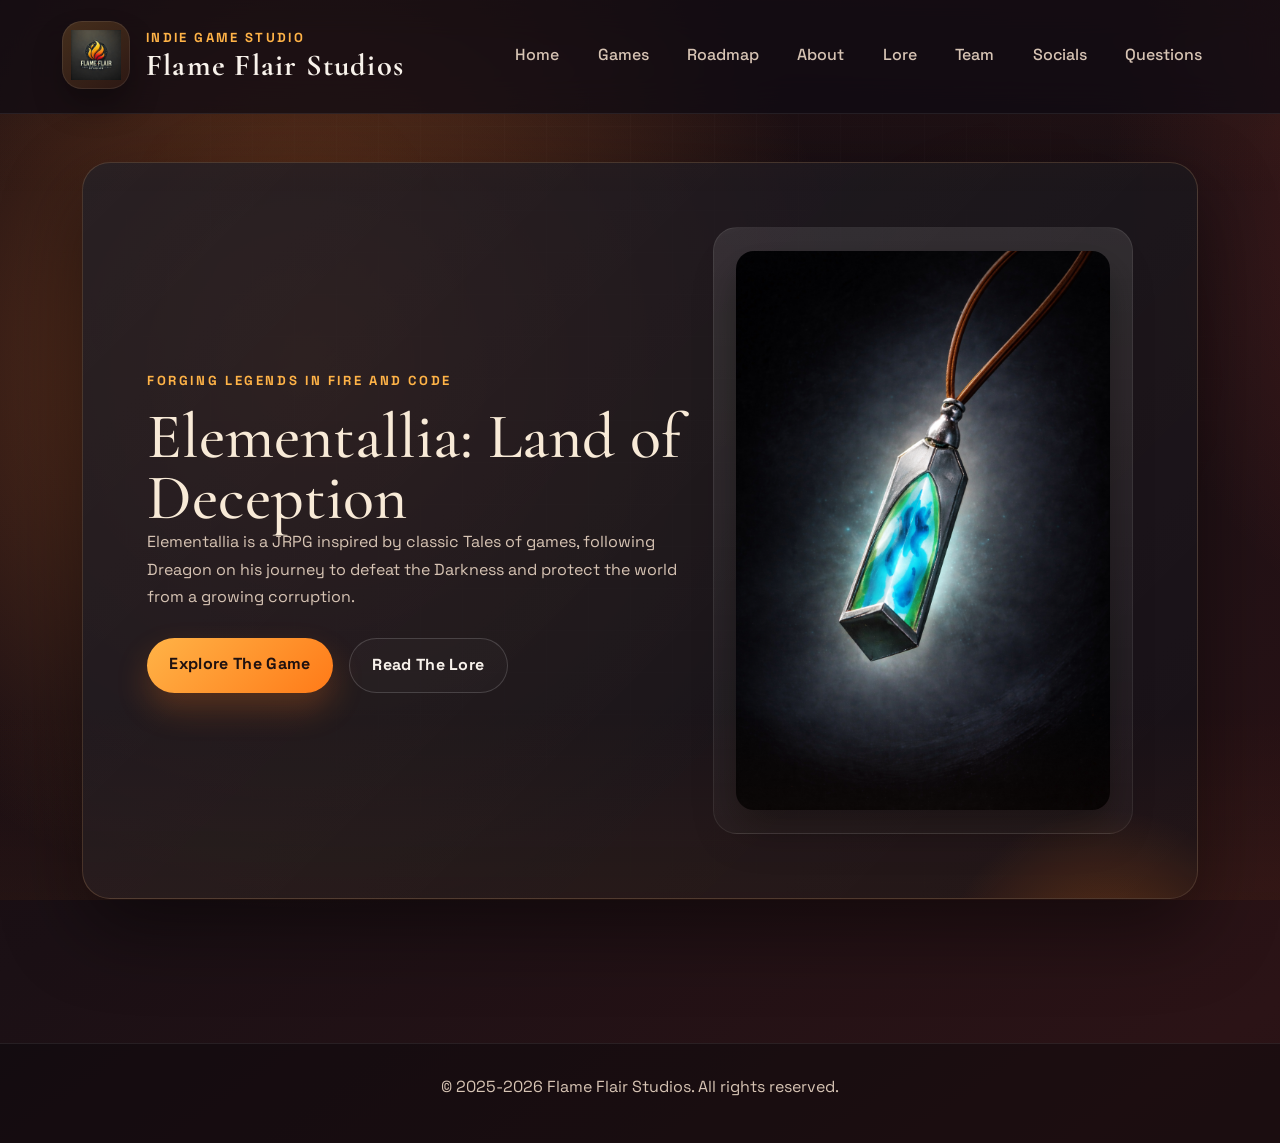
<file: index.html>
<!DOCTYPE html>
<html lang="en">
<head>
    <meta charset="UTF-8">
    <meta name="viewport" content="width=device-width, initial-scale=1.0">
    <title>Flame Flair Studios</title>
    <link href="https://cdn.jsdelivr.net/npm/bootstrap@5.1.3/dist/css/bootstrap.min.css" rel="stylesheet">
    <link rel="stylesheet" href="styles.css">
    <link rel="icon" type="image/png" href="images/logo.png">
    <meta name="description" content="Flame Flair Studios creates emotionally resonant RPGs like Elementallia: Land of Deception, blending modular design with mythic storytelling.">
    <meta name="author" content="Zakary">
</head>
<body>
    <header class="site-header">
        <nav class="navbar navbar-expand-lg navbar-light">
            <div class="container-fluid">
                <a class="navbar-brand" href="index.html">
                    <div class="logo-box">
                        <img src="images/logo.png" alt="Flame-Flair Video Production Studios logo">
                    </div>
                    <div class="brand-lockup">
                        <span class="brand-kicker">Indie Game Studio</span>
                        <span class="brand-name">Flame Flair Studios</span>
                    </div>
                </a>
                <button class="navbar-toggler" type="button" data-bs-toggle="collapse"
                        data-bs-target="#navbarNav" aria-controls="navbarNav"
                        aria-expanded="false" aria-label="Toggle navigation">
                    <span class="navbar-toggler-icon"></span>
                </button>
                <div class="collapse navbar-collapse" id="navbarNav">
                    <ul class="navbar-nav">
                        <li class="nav-item"><a class="nav-link" href="index.html">Home</a></li>
                        <li class="nav-item"><a class="nav-link" href="games.html">Games</a></li>
                        <li class="nav-item"><a class="nav-link" href="roadmap.html">Roadmap</a></li>
                        <li class="nav-item"><a class="nav-link" href="about.html">About</a></li>
                        <li class="nav-item"><a class="nav-link" href="lore.html">Lore</a></li>
                        <li class="nav-item"><a class="nav-link" href="who.html">Team</a></li>
                        <li class="nav-item"><a class="nav-link" href="socials.html">Socials</a></li>
                        <li class="nav-item"><a class="nav-link" href="contact.html">Questions</a></li>
                    </ul>
                </div>
            </div>
        </nav>
    </header>

    <main class="site-main">
        <div class="container">
            <section class="hero minimal-hero">
                <div class="hero-grid single-focus">
                    <div class="hero-copy">
                        <span class="eyebrow">Forging legends in fire and code</span>
                        <h2>Elementallia: Land of Deception</h2>
                        <p>Elementallia is a JRPG inspired by classic Tales of games, following Dreagon on his journey to defeat the Darkness and protect the world from a growing corruption.</p>
                        <div class="hero-actions">
                            <a href="elementallia.html" class="btn btn-primary">Explore The Game</a>
                            <a href="lore.html" class="btn btn-outline-light">Read The Lore</a>
                        </div>
                    </div>
                    <aside class="hero-aside minimal-cover">
                        <img src="images/elmentallia.png" alt="Elementallia pendant emblem and title artwork">
                    </aside>
                </div>
                <!-- end of hero-grid -->
            </section>
        </div>
    </main>

    <footer>
        <p>&copy; 2025-2026 Flame Flair Studios. All rights reserved.</p>
    </footer>

    <script src="https://cdn.jsdelivr.net/npm/bootstrap@5.1.3/dist/js/bootstrap.bundle.min.js"></script>
    <script src="site-config.js"></script>
    <script src="script.js"></script>
</body>
</html>
</file>
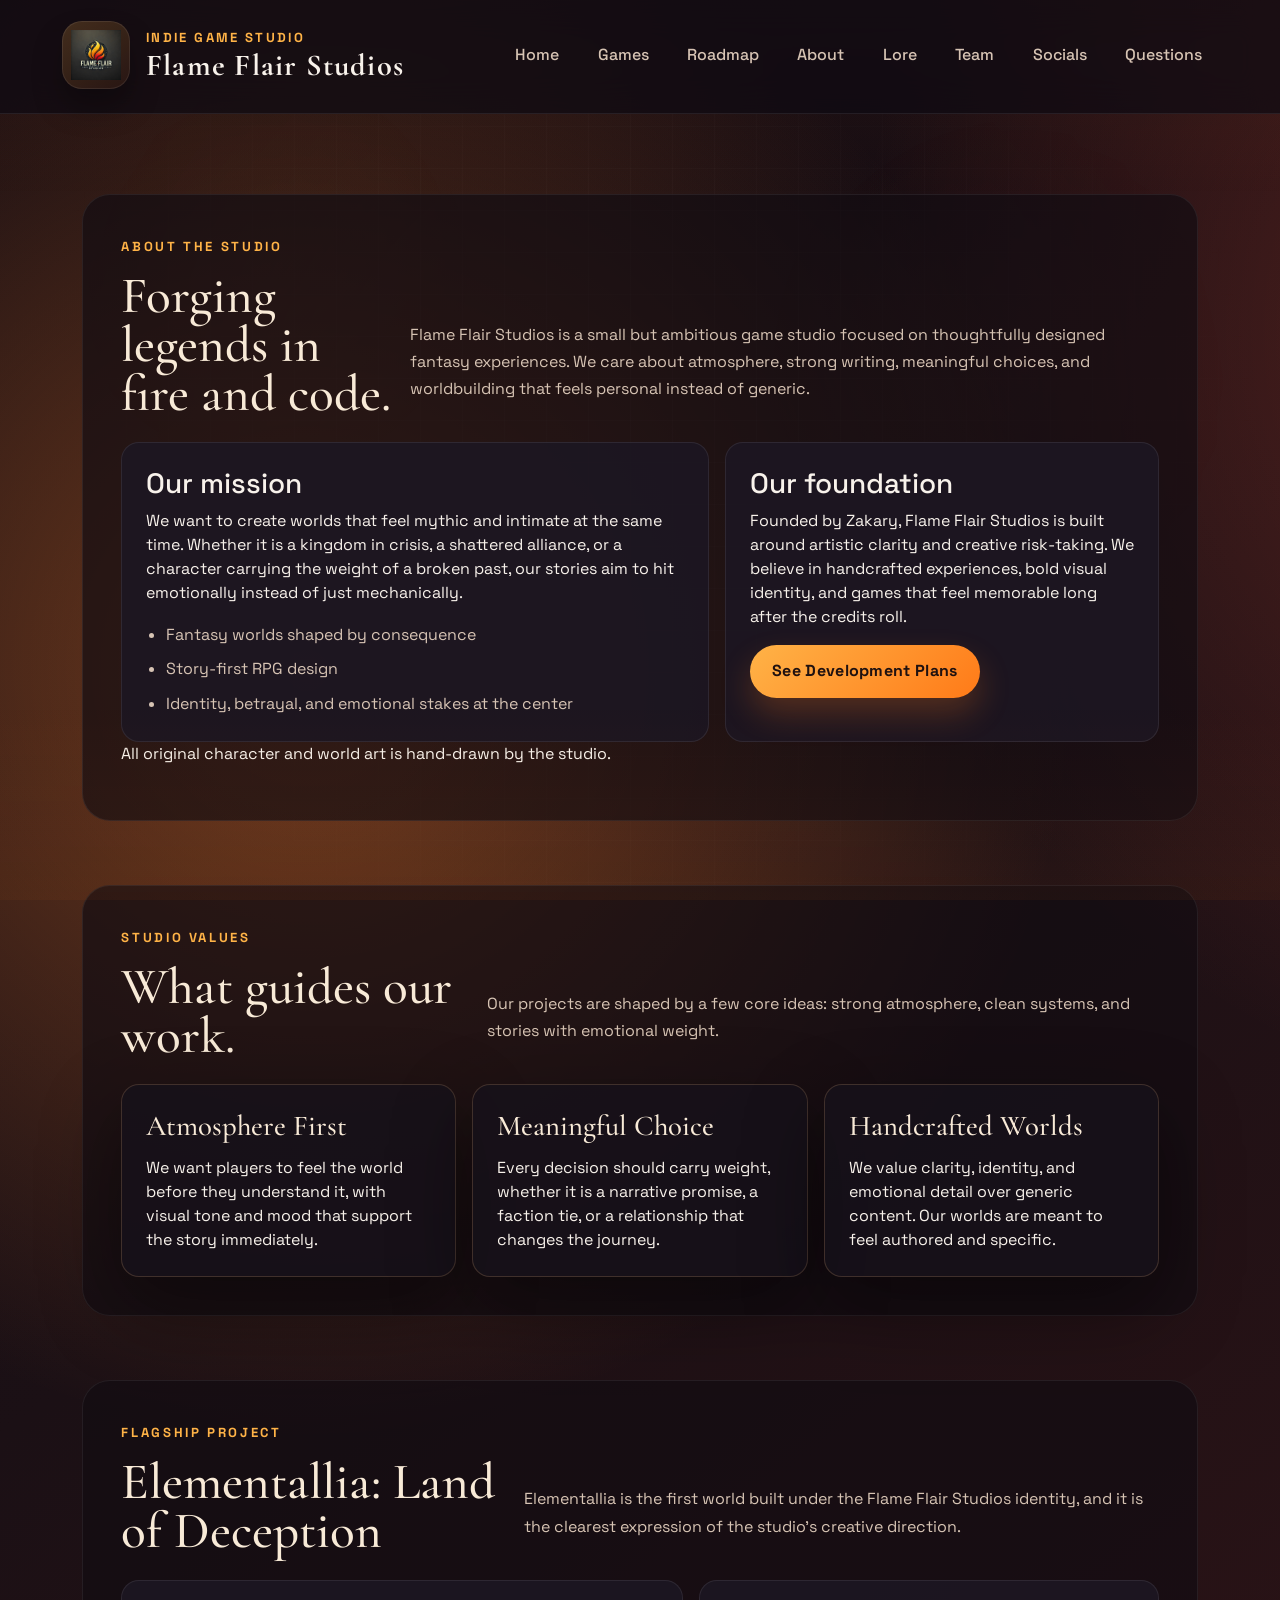
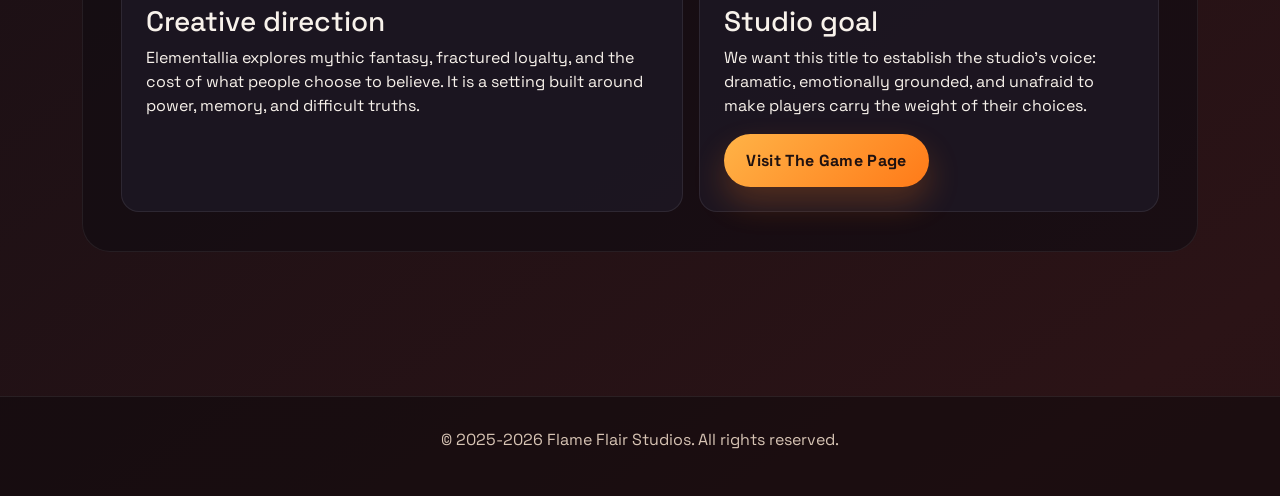
<file: about.html>
<!DOCTYPE html>
<html lang="en">
<head>
  <meta charset="UTF-8">
  <meta name="viewport" content="width=device-width, initial-scale=1.0">
  <title>Flame Flair Studios - About</title>
  <link href="https://cdn.jsdelivr.net/npm/bootstrap@5.1.3/dist/css/bootstrap.min.css" rel="stylesheet">
  <link rel="stylesheet" href="styles.css">
  <link rel="icon" type="image/png" href="images/logo.png">
    <meta name="description" content="Flame Flair Studios creates emotionally resonant RPGs like Elementallia: Land of Deception, blending modular design with mythic storytelling.">
    <meta name="author" content="Zakary">
</head>
<body>
  <header class="site-header">
    <nav class="navbar navbar-expand-lg navbar-light">
      <div class="container-fluid">
        <a class="navbar-brand" href="index.html">
          <div class="logo-box">
            <img src="images/logo.png" alt="Flame-Flair Video Production Studios logo">
          </div>
          <div class="brand-lockup">
            <span class="brand-kicker">Indie Game Studio</span>
            <span class="brand-name">Flame Flair Studios</span>
          </div>
        </a>
        <button class="navbar-toggler" type="button" data-bs-toggle="collapse"
                data-bs-target="#navbarNav" aria-controls="navbarNav"
                aria-expanded="false" aria-label="Toggle navigation">
          <span class="navbar-toggler-icon"></span>
        </button>
        <div class="collapse navbar-collapse" id="navbarNav">
          <ul class="navbar-nav">
            <li class="nav-item"><a class="nav-link" href="index.html">Home</a></li>
            <li class="nav-item"><a class="nav-link" href="games.html">Games</a></li>
            <li class="nav-item"><a class="nav-link" href="roadmap.html">Roadmap</a></li>
            <li class="nav-item"><a class="nav-link" href="about.html">About</a></li>
            <li class="nav-item"><a class="nav-link" href="lore.html">Lore</a></li>
            <li class="nav-item"><a class="nav-link" href="who.html">Team</a></li>
            <li class="nav-item"><a class="nav-link" href="socials.html">Socials</a></li>
            <li class="nav-item"><a class="nav-link" href="contact.html">Questions</a></li>
          </ul>
        </div>
      </div>
    </nav>
  </header>

  <main class="site-main">
    <div class="container page-stack">
      <section class="section-shell">
        <div class="section-heading">
          <div>
            <span class="eyebrow">About The Studio</span>
            <h2>Forging legends in fire and code.</h2>
          </div>
          <p>Flame Flair Studios is a small but ambitious game studio focused on thoughtfully designed fantasy experiences. We care about atmosphere, strong writing, meaningful choices, and worldbuilding that feels personal instead of generic.</p>
        </div>
        <div class="page-grid">
          <article class="feature-panel">
            <h3>Our mission</h3>
            <p>We want to create worlds that feel mythic and intimate at the same time. Whether it is a kingdom in crisis, a shattered alliance, or a character carrying the weight of a broken past, our stories aim to hit emotionally instead of just mechanically.</p>
            <ul class="info-list">
              <li>Fantasy worlds shaped by consequence</li>
              <li>Story-first RPG design</li>
              <li>Identity, betrayal, and emotional stakes at the center</li>
            </ul>
          </article>
          <article class="feature-panel">
            <h3>Our foundation</h3>
            <p>Founded by Zakary, Flame Flair Studios is built around artistic clarity and creative risk-taking. We believe in handcrafted experiences, bold visual identity, and games that feel memorable long after the credits roll.</p>
            <a href="roadmap.html" class="btn btn-primary">See Development Plans</a>
          </article>
        </div>
        <p class="studio-note">All original character and world art is hand-drawn by the studio.</p>
      </section>

      <section class="section-shell">
        <div class="section-heading">
          <div>
            <span class="eyebrow">Studio Values</span>
            <h2>What guides our work.</h2>
          </div>
          <p>Our projects are shaped by a few core ideas: strong atmosphere, clean systems, and stories with emotional weight.</p>
        </div>
        <div class="studio-grid">
          <article class="studio-card">
            <h3>Atmosphere First</h3>
            <p>We want players to feel the world before they understand it, with visual tone and mood that support the story immediately.</p>
          </article>
          <article class="studio-card">
            <h3>Meaningful Choice</h3>
            <p>Every decision should carry weight, whether it is a narrative promise, a faction tie, or a relationship that changes the journey.</p>
          </article>
          <article class="studio-card">
            <h3>Handcrafted Worlds</h3>
            <p>We value clarity, identity, and emotional detail over generic content. Our worlds are meant to feel authored and specific.</p>
          </article>
        </div>
      </section>

      <section class="section-shell">
        <div class="section-heading">
          <div>
            <span class="eyebrow">Flagship Project</span>
            <h2>Elementallia: Land of Deception</h2>
          </div>
          <p>Elementallia is the first world built under the Flame Flair Studios identity, and it is the clearest expression of the studio’s creative direction.</p>
        </div>
        <div class="feature-band">
          <div class="feature-panel">
            <h3>Creative direction</h3>
            <p>Elementallia explores mythic fantasy, fractured loyalty, and the cost of what people choose to believe. It is a setting built around power, memory, and difficult truths.</p>
          </div>
          <div class="feature-panel">
            <h3>Studio goal</h3>
            <p>We want this title to establish the studio’s voice: dramatic, emotionally grounded, and unafraid to make players carry the weight of their choices.</p>
            <a href="elementallia.html" class="btn btn-primary">Visit The Game Page</a>
          </div>
        </div>
      </section>
    </div>
  </main>

  <footer>
    <p>&copy; 2025-2026 Flame Flair Studios. All rights reserved.</p>
  </footer>

  <script src="https://cdn.jsdelivr.net/npm/bootstrap@5.1.3/dist/js/bootstrap.bundle.min.js"></script>
</body>
</html>
</file>
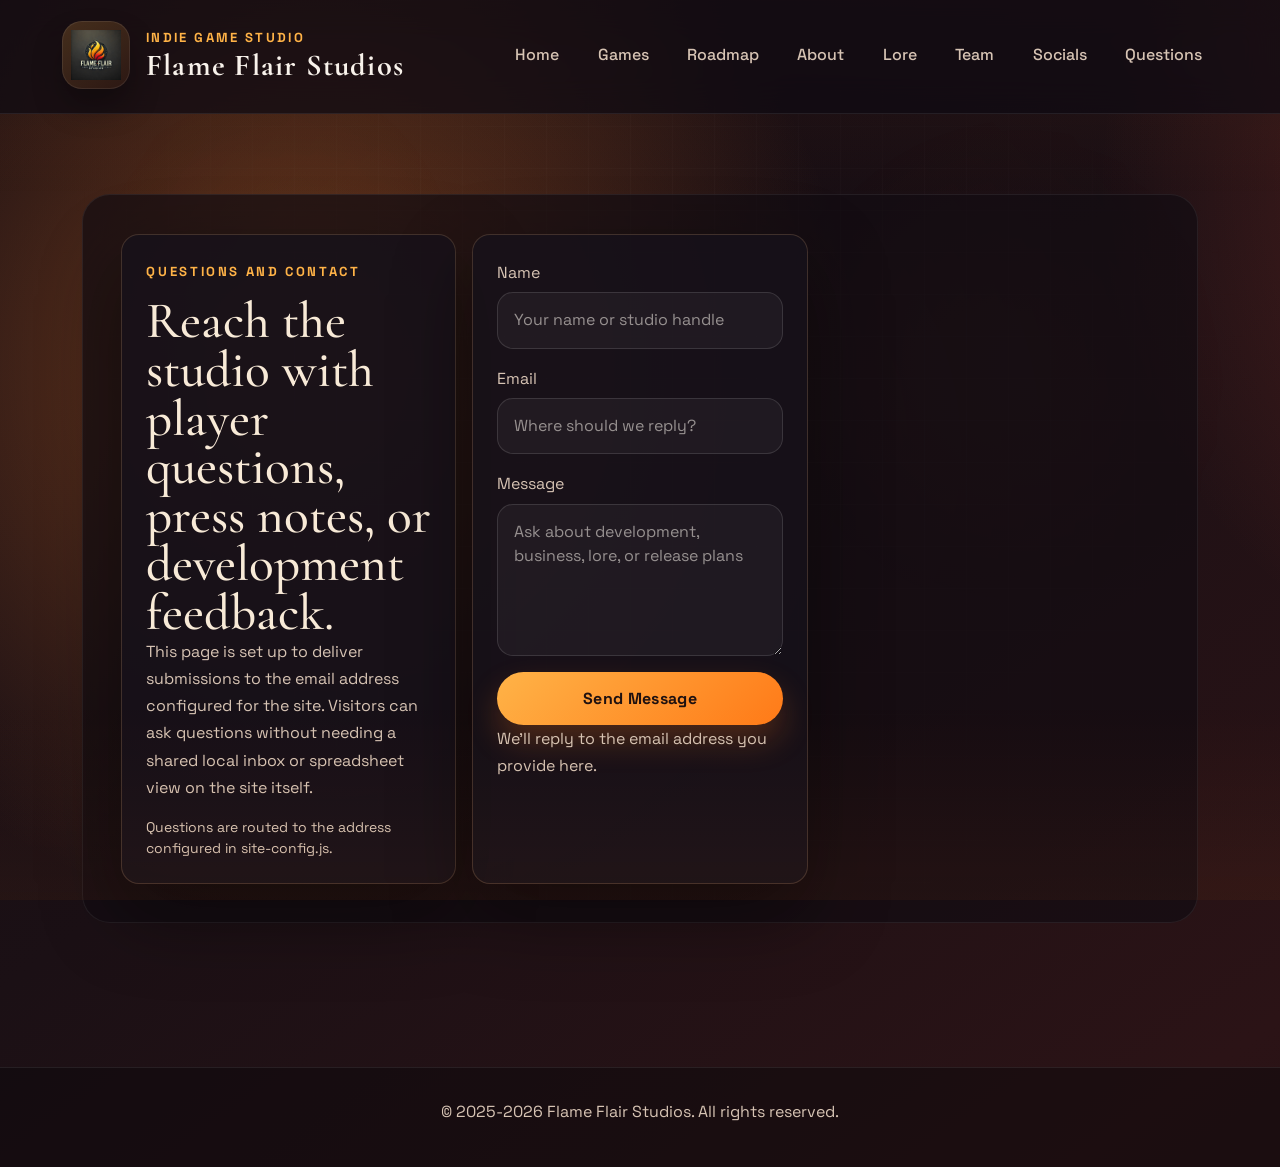
<file: contact.html>
<!DOCTYPE html>
<html lang="en">
<head>
  <meta charset="UTF-8">
  <meta name="viewport" content="width=device-width, initial-scale=1.0">
  <title>Flame Flair Studios - Contact</title>
  <link href="https://cdn.jsdelivr.net/npm/bootstrap@5.1.3/dist/css/bootstrap.min.css" rel="stylesheet">
  <link rel="stylesheet" href="styles.css">
  <link rel="icon" type="image/png" href="images/logo.png">
    <meta name="description" content="Flame Flair Studios creates emotionally resonant RPGs like Elementallia: Land of Deception, blending modular design with mythic storytelling.">
    <meta name="author" content="Zakary">
</head>
<body>
  <header class="site-header">
    <nav class="navbar navbar-expand-lg navbar-light">
      <div class="container-fluid">
        <a class="navbar-brand" href="index.html">
          <div class="logo-box">
            <img src="images/logo.png" alt="Flame-Flair Video Production Studios logo">
          </div>
          <div class="brand-lockup">
            <span class="brand-kicker">Indie Game Studio</span>
            <span class="brand-name">Flame Flair Studios</span>
          </div>
        </a>
        <button class="navbar-toggler" type="button" data-bs-toggle="collapse"
                data-bs-target="#navbarNav" aria-controls="navbarNav"
                aria-expanded="false" aria-label="Toggle navigation">
          <span class="navbar-toggler-icon"></span>
        </button>
        <div class="collapse navbar-collapse" id="navbarNav">
          <ul class="navbar-nav">
            <li class="nav-item"><a class="nav-link" href="index.html">Home</a></li>
            <li class="nav-item"><a class="nav-link" href="games.html">Games</a></li>
            <li class="nav-item"><a class="nav-link" href="roadmap.html">Roadmap</a></li>
            <li class="nav-item"><a class="nav-link" href="about.html">About</a></li>
            <li class="nav-item"><a class="nav-link" href="lore.html">Lore</a></li>
            <li class="nav-item"><a class="nav-link" href="who.html">Team</a></li>
            <li class="nav-item"><a class="nav-link" href="socials.html">Socials</a></li>
            <li class="nav-item"><a class="nav-link" href="contact.html">Questions</a></li>
          </ul>
        </div>
      </div>
    </nav>
  </header>

  <main class="site-main">
    <div class="container page-stack">
      <section class="section-shell">
        <div class="question-grid">
          <div class="question-panel">
            <span class="eyebrow">Questions And Contact</span>
            <h2>Reach the studio with player questions, press notes, or development feedback.</h2>
            <p>This page is set up to deliver submissions to the email address configured for the site. Visitors can ask questions without needing a shared local inbox or spreadsheet view on the site itself.</p>
            <small>Questions are routed to the address configured in site-config.js.</small>
          </div>
          <div class="question-panel">
            <form id="contactForm">
              <div class="form-field">
                <label for="name">Name</label>
                <input type="text" id="name" name="name" class="form-control" placeholder="Your name or studio handle" required>
              </div>

              <div class="form-field">
                <label for="email">Email</label>
                <input type="email" id="email" name="email" class="form-control" placeholder="Where should we reply?" required>
              </div>

              <div class="form-field">
                <label for="message">Message</label>
                <textarea id="message" name="message" class="form-control" rows="5" placeholder="Ask about development, business, lore, or release plans" required></textarea>
              </div>

              <button type="submit" class="btn btn-primary">Send Message</button>
            </form>

            <p class="form-note">We’ll reply to the email address you provide here.</p>
            <div id="formSuccess" class="success-message" style="display:none;"></div>
          </div>
        </div>
      </section>

    </div>
  </main>

  <footer>
    <p>&copy; 2025-2026 Flame Flair Studios. All rights reserved.</p>
  </footer>
  <script src="https://cdn.jsdelivr.net/npm/bootstrap@5.1.3/dist/js/bootstrap.bundle.min.js"></script>
  <script src="site-config.js"></script>
  <script src="script.js"></script>
</body>
</html>
</file>
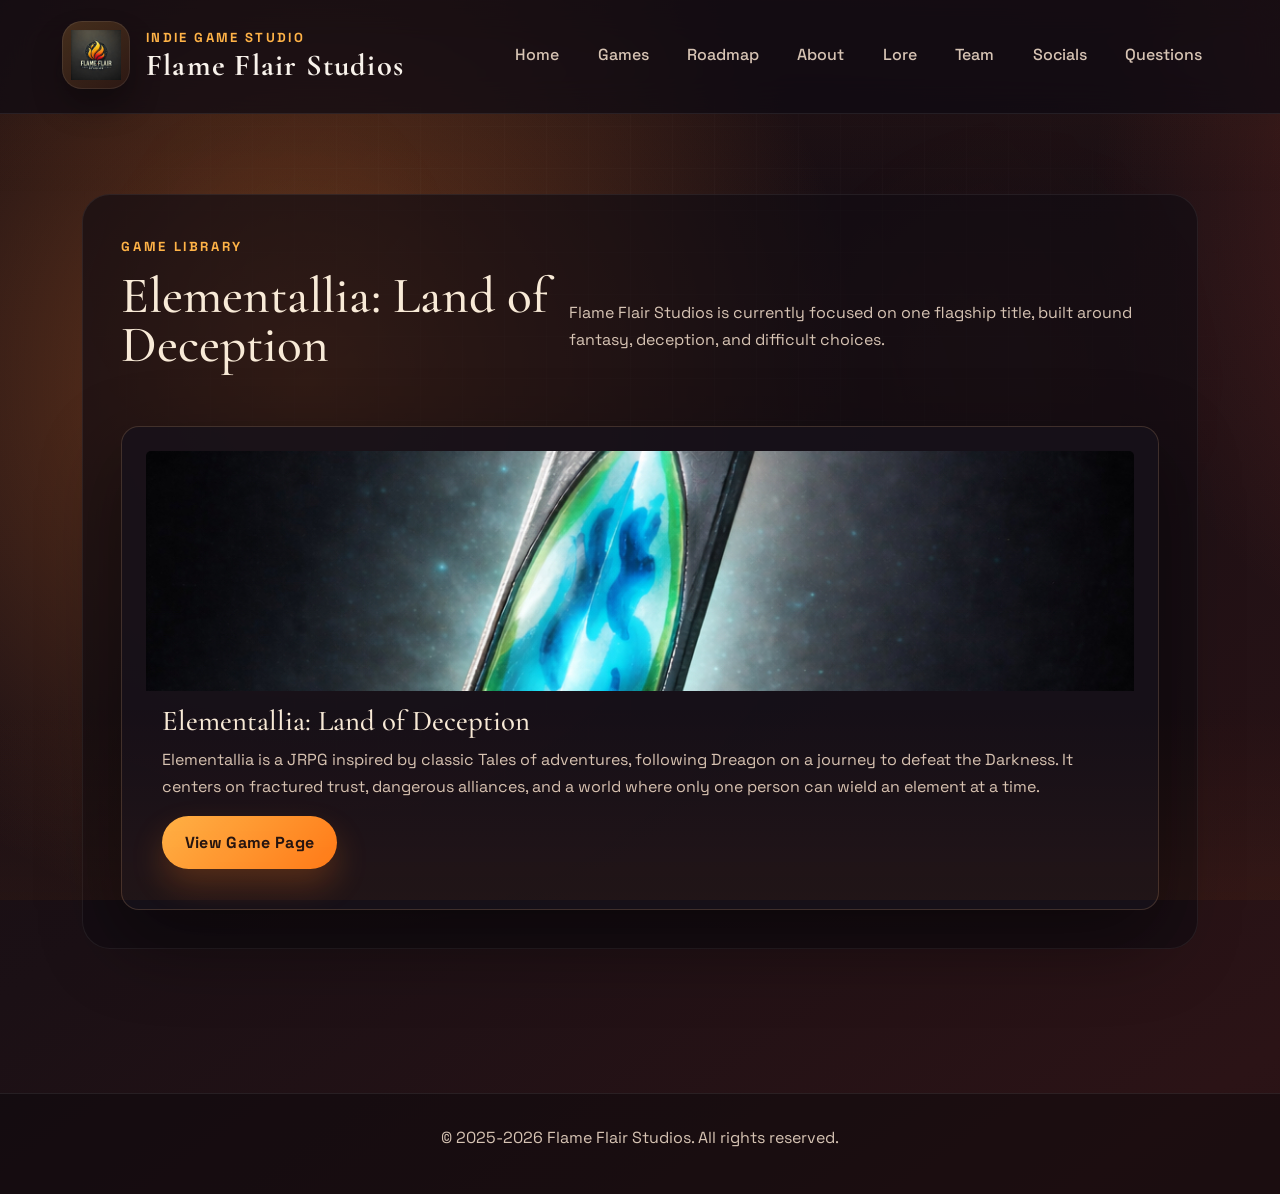
<file: games.html>
<!DOCTYPE html>
<html lang="en">
<head>
  <meta charset="UTF-8">
  <meta name="viewport" content="width=device-width, initial-scale=1.0">
  <title>Flame Flair Studios - Games</title>
  <link href="https://cdn.jsdelivr.net/npm/bootstrap@5.1.3/dist/css/bootstrap.min.css" rel="stylesheet">
  <link rel="stylesheet" href="styles.css">
  <link rel="icon" type="image/png" href="images/logo.png">
    <meta name="description" content="Flame Flair Studios creates emotionally resonant RPGs like Elementallia: Land of Deception, blending modular design with mythic storytelling.">
    <meta name="author" content="Zakary">
    
</head>
<body>
  <header class="site-header">
    <nav class="navbar navbar-expand-lg navbar-light">
      <div class="container-fluid">
        <a class="navbar-brand" href="index.html">
          <div class="logo-box">
            <img src="images/logo.png" alt="Flame-Flair Video Production Studios logo">
          </div>
          <div class="brand-lockup">
            <span class="brand-kicker">Indie Game Studio</span>
            <span class="brand-name">Flame Flair Studios</span>
          </div>
        </a>
        <button class="navbar-toggler" type="button" data-bs-toggle="collapse"
                data-bs-target="#navbarNav" aria-controls="navbarNav"
                aria-expanded="false" aria-label="Toggle navigation">
          <span class="navbar-toggler-icon"></span>
        </button>
        <div class="collapse navbar-collapse" id="navbarNav">
          <ul class="navbar-nav">
            <li class="nav-item"><a class="nav-link" href="index.html">Home</a></li>
            <li class="nav-item"><a class="nav-link" href="games.html">Games</a></li>
            <li class="nav-item"><a class="nav-link" href="roadmap.html">Roadmap</a></li>
            <li class="nav-item"><a class="nav-link" href="about.html">About</a></li>
            <li class="nav-item"><a class="nav-link" href="lore.html">Lore</a></li>
            <li class="nav-item"><a class="nav-link" href="who.html">Team</a></li>
            <li class="nav-item"><a class="nav-link" href="socials.html">Socials</a></li>
            <li class="nav-item"><a class="nav-link" href="contact.html">Questions</a></li>
          </ul>
        </div>
      </div>
    </nav>
  </header>
 
<main class="site-main">
  <div class="container page-stack">
    <section class="section-shell">
      <div class="section-heading">
        <div>
          <span class="eyebrow">Game Library</span>
          <h2>Elementallia: Land of Deception</h2>
        </div>
        <p>Flame Flair Studios is currently focused on one flagship title, built around fantasy, deception, and difficult choices.</p>
      </div>
      <div class="row g-4">
        <div class="col-md-12">
          <div class="card content-box">
            <img src="images/elmentallia.png" 
                 class="card-img-top" 
                 alt="Elementallia Land of Deception cover art" 
                 loading="lazy">
            <div class="card-body">
              <h3 class="card-title">Elementallia: Land of Deception</h3>
              <p class="card-text">
                Elementallia is a JRPG inspired by classic Tales of adventures, following Dreagon on a journey to defeat the Darkness. It centers on fractured trust, dangerous alliances, and a world where only one person can wield an element at a time.
              </p>
              <a href="elementallia.html" class="btn btn-primary">View Game Page</a>
            </div>
          </div>
        </div>
      </div>
    </section>
  </div>
</main>
  <footer>
    <p>&copy; 2025-2026 Flame Flair Studios. All rights reserved.</p>
  </footer>

  <script src="https://cdn.jsdelivr.net/npm/bootstrap@5.1.3/dist/js/bootstrap.bundle.min.js"></script>
</body>
</html>
</file>
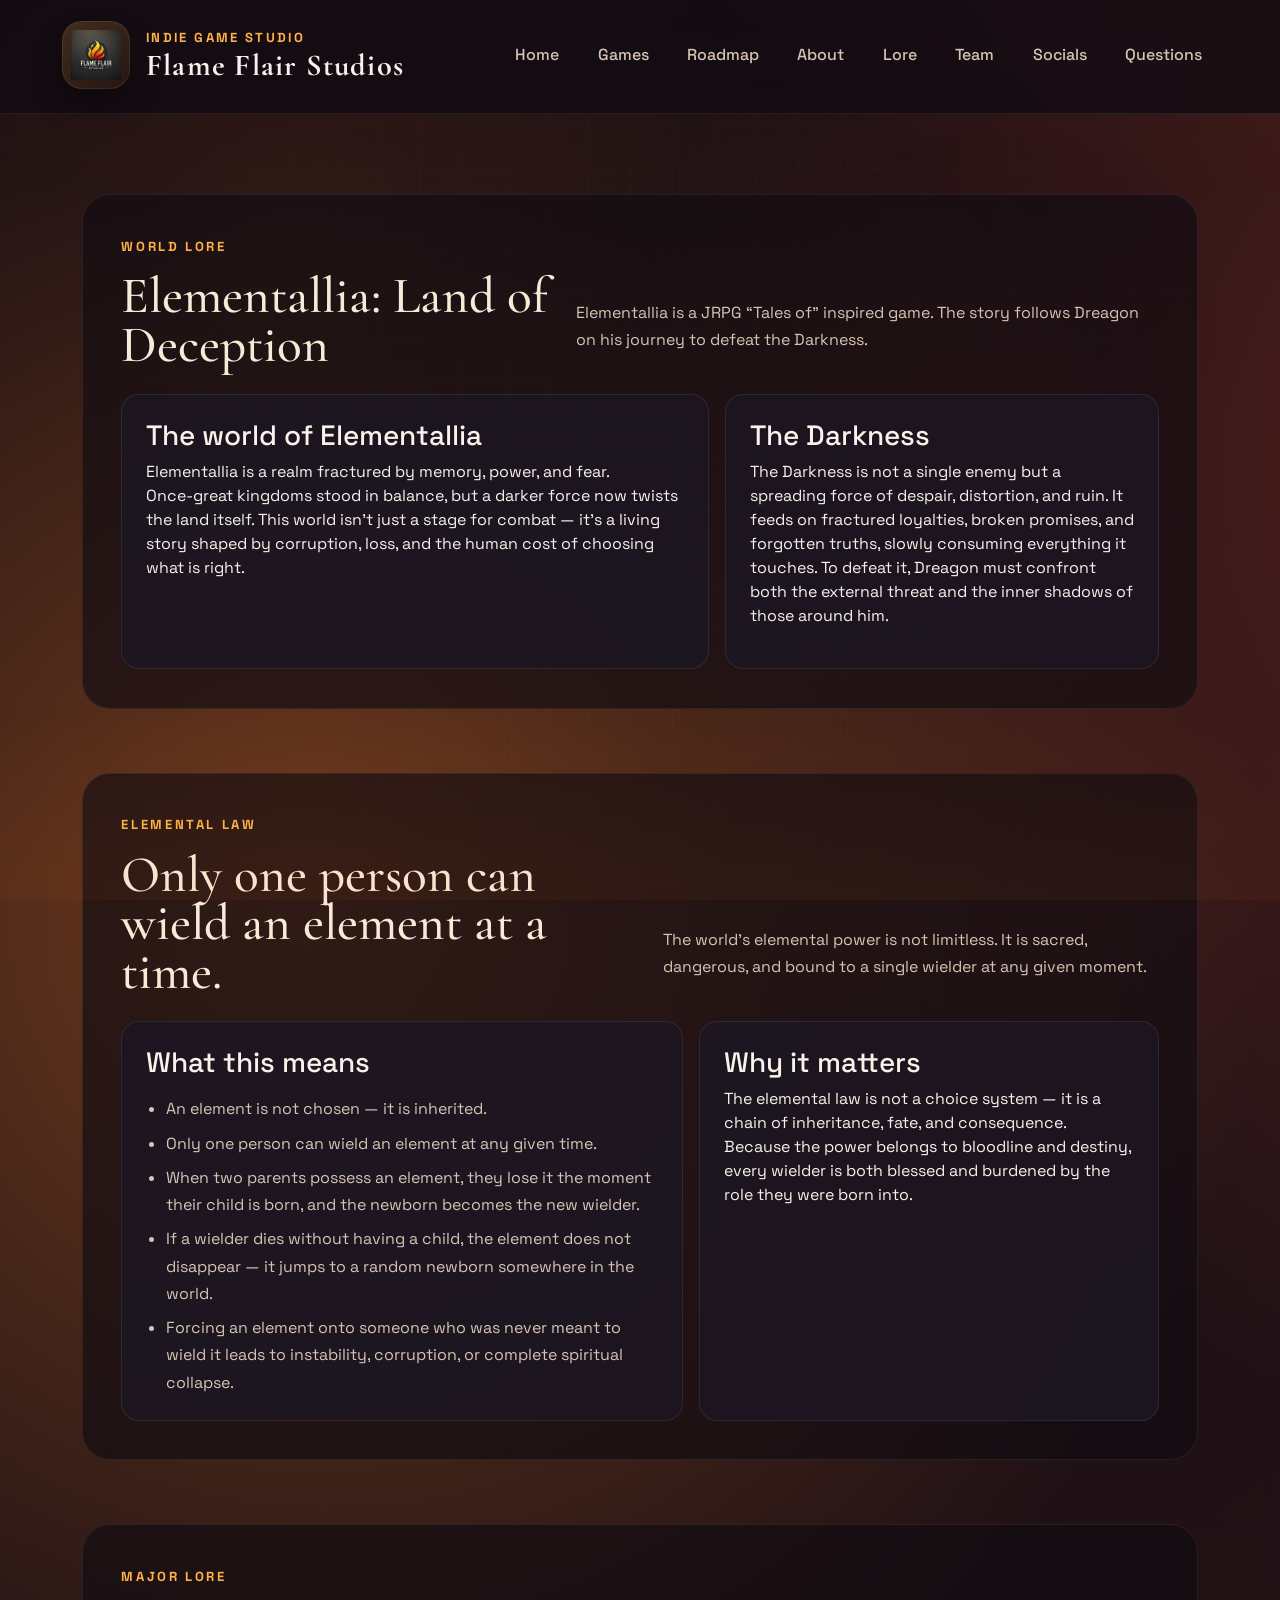
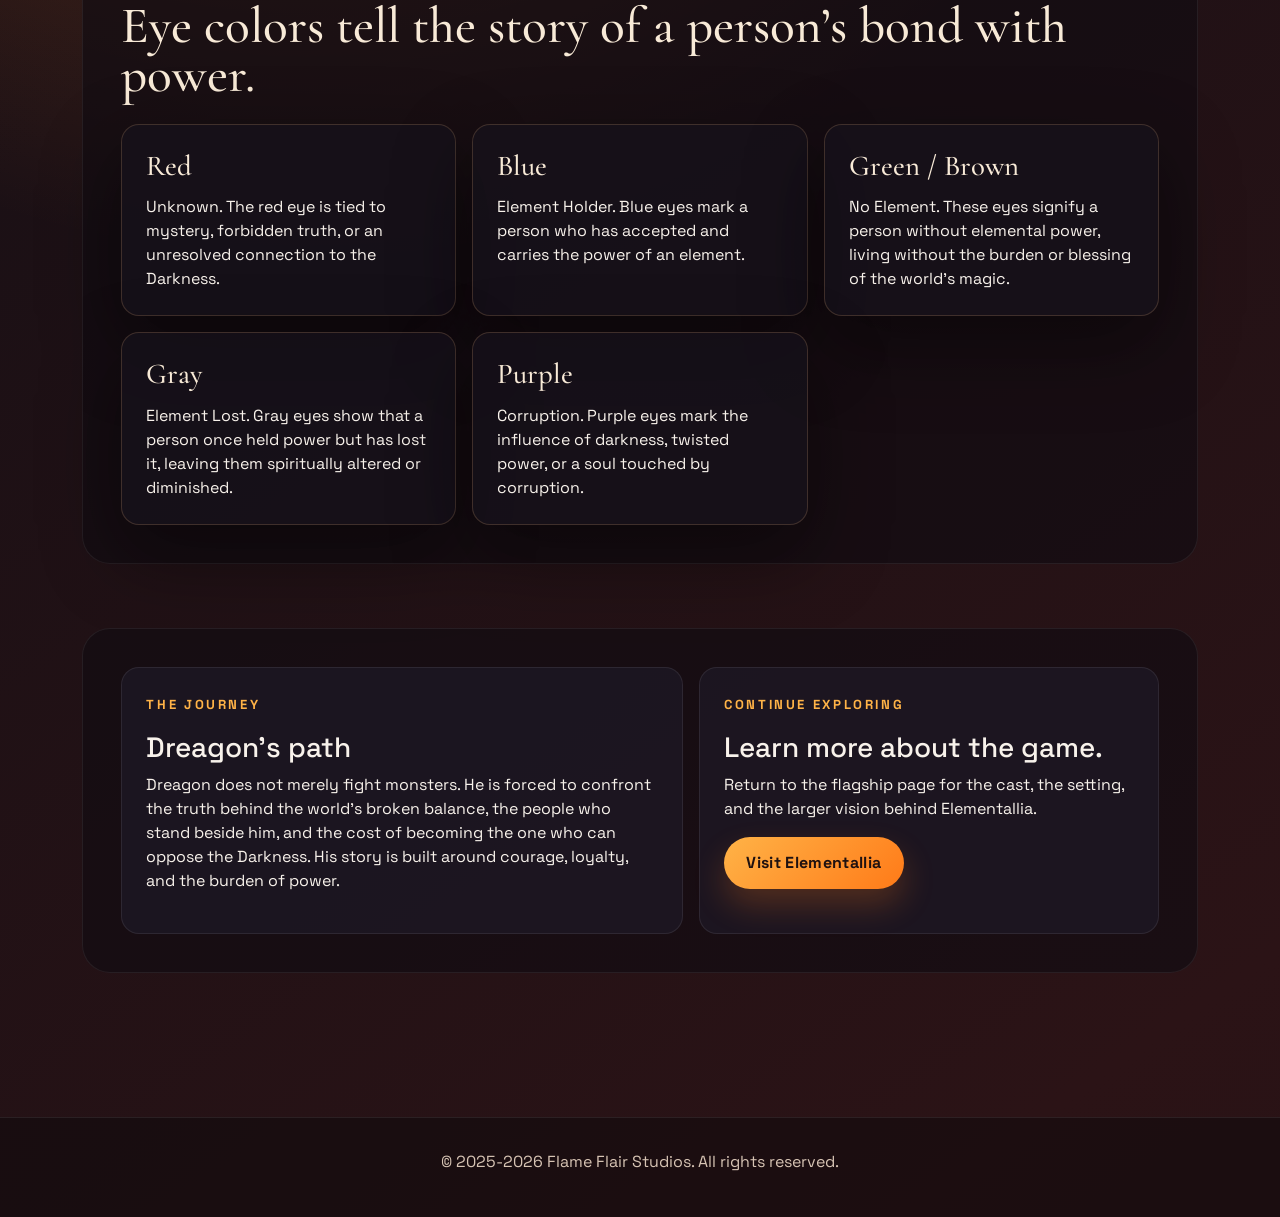
<file: lore.html>
<!DOCTYPE html>
<html lang="en">
<head>
  <meta charset="UTF-8">
  <meta name="viewport" content="width=device-width, initial-scale=1.0">
  <title>Flame Flair Studios - Lore</title>
  <link href="https://cdn.jsdelivr.net/npm/bootstrap@5.1.3/dist/css/bootstrap.min.css" rel="stylesheet">
  <link rel="stylesheet" href="styles.css">
  <link rel="icon" type="image/png" href="images/logo.png">
  <meta name="description" content="Learn the lore of Elementallia: Land of Deception, including the Darkness, elemental law, and the meaning behind the world’s eye colors.">
  <meta name="author" content="Zakary">
</head>
<body>
  <header class="site-header">
    <nav class="navbar navbar-expand-lg navbar-light">
      <div class="container-fluid">
        <a class="navbar-brand" href="index.html">
          <div class="logo-box">
            <img src="images/logo.png" alt="Flame-Flair Video Production Studios logo">
          </div>
          <div class="brand-lockup">
            <span class="brand-kicker">Indie Game Studio</span>
            <span class="brand-name">Flame Flair Studios</span>
          </div>
        </a>
        <button class="navbar-toggler" type="button" data-bs-toggle="collapse"
                data-bs-target="#navbarNav" aria-controls="navbarNav"
                aria-expanded="false" aria-label="Toggle navigation">
          <span class="navbar-toggler-icon"></span>
        </button>
        <div class="collapse navbar-collapse" id="navbarNav">
          <ul class="navbar-nav">
            <li class="nav-item"><a class="nav-link" href="index.html">Home</a></li>
            <li class="nav-item"><a class="nav-link" href="games.html">Games</a></li>
            <li class="nav-item"><a class="nav-link" href="roadmap.html">Roadmap</a></li>
            <li class="nav-item"><a class="nav-link" href="about.html">About</a></li>
            <li class="nav-item"><a class="nav-link" href="lore.html">Lore</a></li>
            <li class="nav-item"><a class="nav-link" href="who.html">Team</a></li>
            <li class="nav-item"><a class="nav-link" href="socials.html">Socials</a></li>
            <li class="nav-item"><a class="nav-link" href="contact.html">Questions</a></li>
          </ul>
        </div>
      </div>
    </nav>
  </header>

  <main class="site-main">
    <div class="container page-stack">
      <section class="section-shell">
        <div class="section-heading">
          <div>
            <span class="eyebrow">World Lore</span>
            <h2>Elementallia: Land of Deception</h2>
          </div>
          <p>Elementallia is a JRPG “Tales of” inspired game. The story follows Dreagon on his journey to defeat the Darkness.</p>
        </div>

        <div class="page-grid">
          <article class="feature-panel">
            <h3>The world of Elementallia</h3>
            <p>Elementallia is a realm fractured by memory, power, and fear. Once‑great kingdoms stood in balance, but a darker force now twists the land itself. This world isn’t just a stage for combat — it’s a living story shaped by corruption, loss, and the human cost of choosing what is right.</p>
          </article>
          <article class="feature-panel">
            <h3>The Darkness</h3>
            <p>The Darkness is not a single enemy but a spreading force of despair, distortion, and ruin. It feeds on fractured loyalties, broken promises, and forgotten truths, slowly consuming everything it touches. To defeat it, Dreagon must confront both the external threat and the inner shadows of those around him.</p>
          </article>
        </div>
      </section>

      <section class="section-shell">
        <div class="section-heading">
          <div>
            <span class="eyebrow">Elemental Law</span>
            <h2>Only one person can wield an element at a time.</h2>
          </div>
          <p>The world’s elemental power is not limitless. It is sacred, dangerous, and bound to a single wielder at any given moment.</p>
        </div>

        <div class="feature-band">
          <div class="feature-panel">
            <h3>What this means</h3>
            <ul class="info-list">
              <li>An element is not chosen — it is inherited.</li>
              <li>Only one person can wield an element at any given time.</li>
              <li>When two parents possess an element, they lose it the moment their child is born, and the newborn becomes the new wielder.</li>
              <li>If a wielder dies without having a child, the element does not disappear — it jumps to a random newborn somewhere in the world.</li>
              <li>Forcing an element onto someone who was never meant to wield it leads to instability, corruption, or complete spiritual collapse.</li>
            </ul>
          </div>
          <div class="feature-panel">
            <h3>Why it matters</h3>
            <p>The elemental law is not a choice system — it is a chain of inheritance, fate, and consequence. Because the power belongs to bloodline and destiny, every wielder is both blessed and burdened by the role they were born into.</p>
          </div>
        </div>
      </section>

      <section class="section-shell">
        <div class="section-heading">
          <div>
            <span class="eyebrow">Major Lore</span>
            <h2>Eye colors tell the story of a person’s bond with power.</h2>
          </div>
        </div>

        <div class="studio-grid">
          <article class="studio-card">
            <h3>Red</h3>
            <p>Unknown. The red eye is tied to mystery, forbidden truth, or an unresolved connection to the Darkness.</p>
          </article>
          <article class="studio-card">
            <h3>Blue</h3>
            <p>Element Holder. Blue eyes mark a person who has accepted and carries the power of an element.</p>
          </article>
          <article class="studio-card">
            <h3>Green / Brown</h3>
            <p>No Element. These eyes signify a person without elemental power, living without the burden or blessing of the world’s magic.</p>
          </article>
          <article class="studio-card">
            <h3>Gray</h3>
            <p>Element Lost. Gray eyes show that a person once held power but has lost it, leaving them spiritually altered or diminished.</p>
          </article>
          <article class="studio-card">
            <h3>Purple</h3>
            <p>Corruption. Purple eyes mark the influence of darkness, twisted power, or a soul touched by corruption.</p>
          </article>
        </div>
      </section>

      <section class="section-shell">
        <div class="feature-band">
          <div class="feature-panel">
            <span class="eyebrow">The Journey</span>
            <h3>Dreagon’s path</h3>
            <p>Dreagon does not merely fight monsters. He is forced to confront the truth behind the world’s broken balance, the people who stand beside him, and the cost of becoming the one who can oppose the Darkness. His story is built around courage, loyalty, and the burden of power.</p>
          </div>
          <div class="feature-panel">
            <span class="eyebrow">Continue exploring</span>
            <h3>Learn more about the game.</h3>
            <p>Return to the flagship page for the cast, the setting, and the larger vision behind Elementallia.</p>
            <a href="elementallia.html" class="btn btn-primary">Visit Elementallia</a>
          </div>
        </div>
      </section>
    </div>
  </main>

  <footer>
    <p>&copy; 2025-2026 Flame Flair Studios. All rights reserved.</p>
  </footer>

  <script src="https://cdn.jsdelivr.net/npm/bootstrap@5.1.3/dist/js/bootstrap.bundle.min.js"></script>
</body>
</html>
</file>
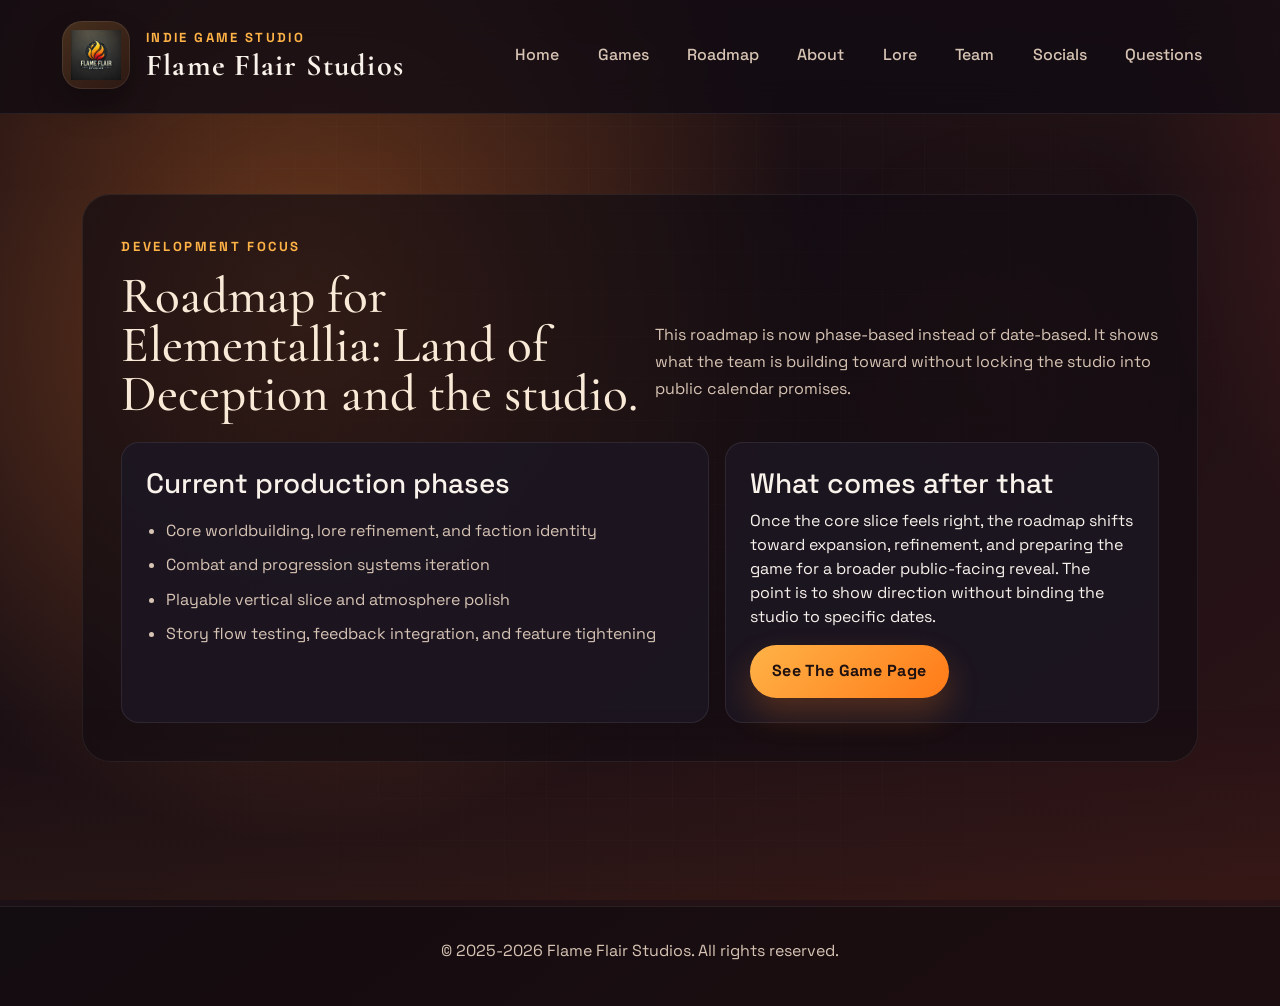
<file: roadmap.html>
<!DOCTYPE html>
<html lang="en">
<head>
  <meta charset="UTF-8">
  <meta name="viewport" content="width=device-width, initial-scale=1.0">
  <title>Flame Flair Studios - Roadmap</title>
  <link href="https://cdn.jsdelivr.net/npm/bootstrap@5.1.3/dist/css/bootstrap.min.css" rel="stylesheet">
  <link rel="stylesheet" href="styles.css">
  <link rel="icon" type="image/png" href="images/logo.png">
    <meta name="description" content="Flame Flair Studios shares the current development focus for Elementallia: Land of Deception and the studio at large.">
    <meta name="author" content="Zakary">
</head>
<body>
  <header class="site-header">
    <nav class="navbar navbar-expand-lg navbar-light">
      <div class="container-fluid">
        <a class="navbar-brand" href="index.html">
          <div class="logo-box">
            <img src="images/logo.png" alt="Flame-Flair Video Production Studios logo">
          </div>
          <div class="brand-lockup">
            <span class="brand-kicker">Indie Game Studio</span>
            <span class="brand-name">Flame Flair Studios</span>
          </div>
        </a>
        <button class="navbar-toggler" type="button" data-bs-toggle="collapse"
                data-bs-target="#navbarNav" aria-controls="navbarNav"
                aria-expanded="false" aria-label="Toggle navigation">
          <span class="navbar-toggler-icon"></span>
        </button>
        <div class="collapse navbar-collapse" id="navbarNav">
          <ul class="navbar-nav">
            <li class="nav-item"><a class="nav-link" href="index.html">Home</a></li>
            <li class="nav-item"><a class="nav-link" href="games.html">Games</a></li>
            <li class="nav-item"><a class="nav-link" href="roadmap.html">Roadmap</a></li>
            <li class="nav-item"><a class="nav-link" href="about.html">About</a></li>
            <li class="nav-item"><a class="nav-link" href="lore.html">Lore</a></li>
            <li class="nav-item"><a class="nav-link" href="who.html">Team</a></li>
            <li class="nav-item"><a class="nav-link" href="socials.html">Socials</a></li>
            <li class="nav-item"><a class="nav-link" href="contact.html">Questions</a></li>
          </ul>
        </div>
      </div>
    </nav>
  </header>
 
  <main class="site-main">
    <div class="container page-stack">
      <section class="section-shell">
        <div class="section-heading">
          <div>
            <span class="eyebrow">Development Focus</span>
            <h2>Roadmap for Elementallia: Land of Deception and the studio.</h2>
          </div>
          <p>This roadmap is now phase-based instead of date-based. It shows what the team is building toward without locking the studio into public calendar promises.</p>
        </div>
        <div class="page-grid">
          <article class="feature-panel">
            <h3>Current production phases</h3>
            <ul class="info-list">
              <li>Core worldbuilding, lore refinement, and faction identity</li>
              <li>Combat and progression systems iteration</li>
              <li>Playable vertical slice and atmosphere polish</li>
              <li>Story flow testing, feedback integration, and feature tightening</li>
            </ul>
          </article>
          <article class="feature-panel">
            <h3>What comes after that</h3>
            <p>Once the core slice feels right, the roadmap shifts toward expansion, refinement, and preparing the game for a broader public-facing reveal. The point is to show direction without binding the studio to specific dates.</p>
            <a href="elementallia.html" class="btn btn-primary">See The Game Page</a>
          </article>
        </div>
      </section>
    </div>
  </main>

  <footer>
    <p>&copy; 2025-2026 Flame Flair Studios. All rights reserved.</p>
  </footer>

  <script src="https://cdn.jsdelivr.net/npm/bootstrap@5.1.3/dist/js/bootstrap.bundle.min.js"></script>
</body>
</html>
</file>
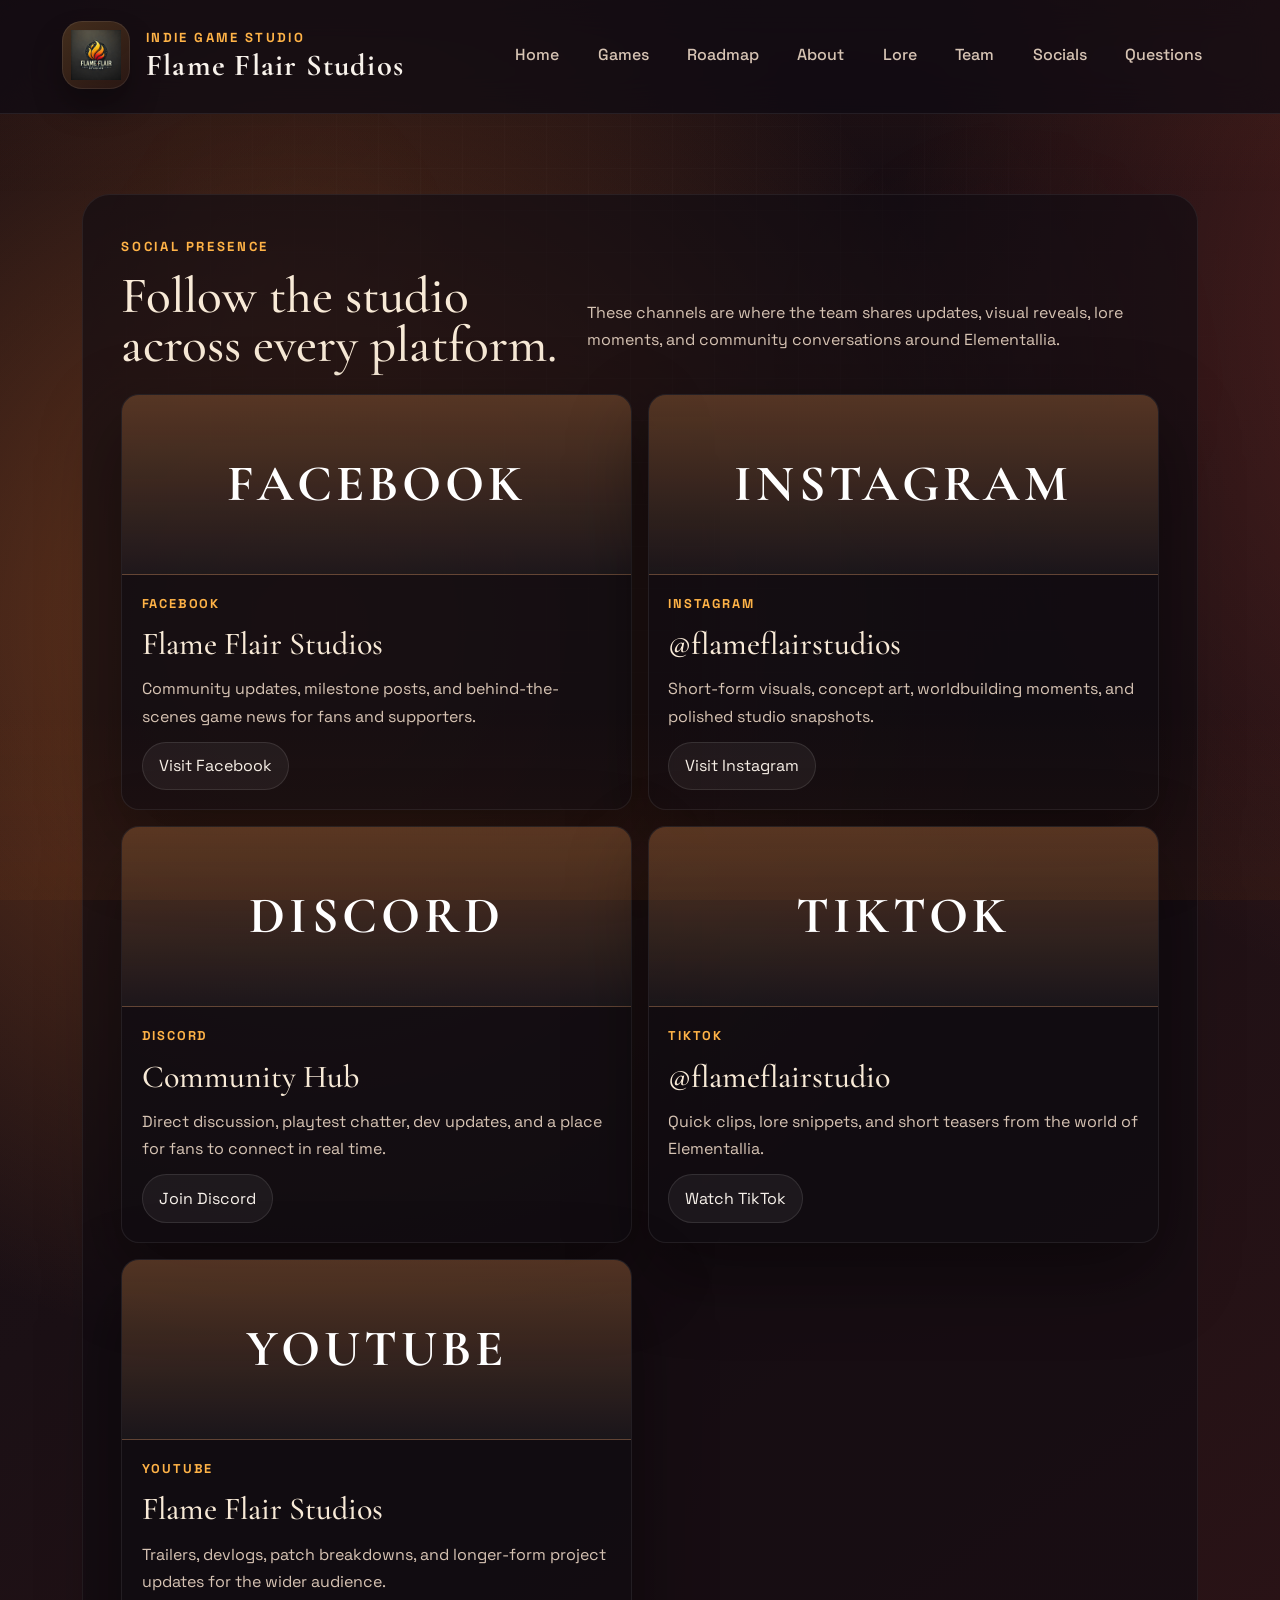
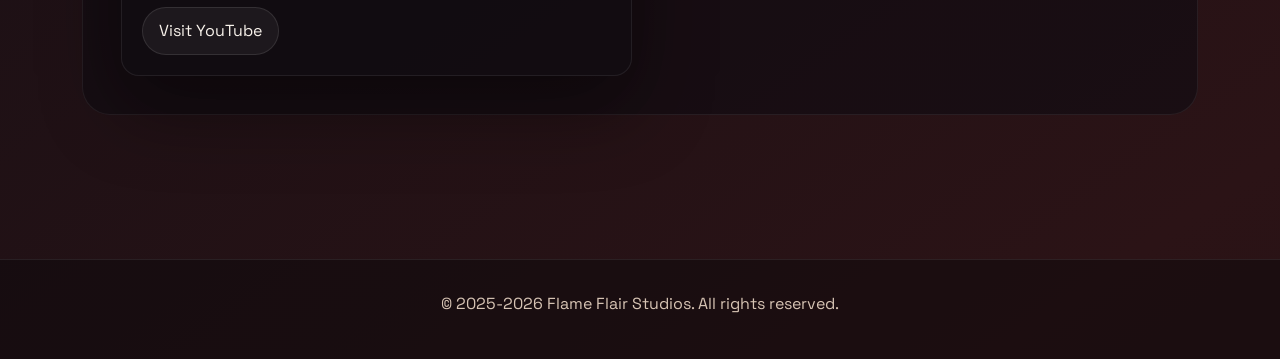
<file: socials.html>
<!DOCTYPE html>
<html lang="en">
<head>
    <meta charset="UTF-8">
    <meta name="viewport" content="width=device-width, initial-scale=1.0">
    <title>Flame Flair Studios</title>
    <link href="https://cdn.jsdelivr.net/npm/bootstrap@5.1.3/dist/css/bootstrap.min.css" rel="stylesheet">
    <link rel="stylesheet" href="styles.css">
    <link rel="icon" type="image/png" href="images/logo.png">
    <meta name="description" content="Flame Flair Studios creates emotionally resonant RPGs like Elementallia: Land of Deception, blending modular design with mythic storytelling.">
    <meta name="author" content="Zakary">

</head>
<body>
    <header class="site-header">
        <nav class="navbar navbar-expand-lg navbar-light">
            <div class="container-fluid">
                <a class="navbar-brand" href="index.html">
                    <div class="logo-box">
                        <img src="images/logo.png" alt="Flame-Flair Video Production Studios logo">
                    </div>
                    <div class="brand-lockup">
                        <span class="brand-kicker">Indie Game Studio</span>
                        <span class="brand-name">Flame Flair Studios</span>
                    </div>
                </a>
                <button class="navbar-toggler" type="button" data-bs-toggle="collapse"
                        data-bs-target="#navbarNav" aria-controls="navbarNav"
                        aria-expanded="false" aria-label="Toggle navigation">
                    <span class="navbar-toggler-icon"></span>
                </button>
                <div class="collapse navbar-collapse" id="navbarNav">
                    <ul class="navbar-nav">
                        <li class="nav-item"><a class="nav-link" href="index.html">Home</a></li>
                        <li class="nav-item"><a class="nav-link" href="games.html">Games</a></li>
                        <li class="nav-item"><a class="nav-link" href="roadmap.html">Roadmap</a></li>
                        <li class="nav-item"><a class="nav-link" href="about.html">About</a></li>
                        <li class="nav-item"><a class="nav-link" href="lore.html">Lore</a></li>
                        <li class="nav-item"><a class="nav-link" href="who.html">Team</a></li>
                        <li class="nav-item"><a class="nav-link" href="socials.html">Socials</a></li>
                        <li class="nav-item"><a class="nav-link" href="contact.html">Questions</a></li>
                    </ul>
                </div>
            </div>
        </nav>
    </header>

    <main class="site-main">
        <div class="container page-stack">
            <section class="section-shell">
                <div class="section-heading">
                    <div>
                        <span class="eyebrow">Social Presence</span>
                        <h2>Follow the studio across every platform.</h2>
                    </div>
                    <p>These channels are where the team shares updates, visual reveals, lore moments, and community conversations around Elementallia.</p>
                </div>

                <div class="social-grid">
                    <article class="social-card social-name-card">
                        <div class="social-name-block">Facebook</div>
                        <div class="social-copy">
                            <span class="social-tag">Facebook</span>
                            <h3>Flame Flair Studios</h3>
                            <p>Community updates, milestone posts, and behind-the-scenes game news for fans and supporters.</p>
                            <a href="https://www.facebook.com/FlameFlairStudios" target="_blank" rel="noopener noreferrer" class="social-link">Visit Facebook</a>
                        </div>
                    </article>

                    <article class="social-card social-name-card">
                        <div class="social-name-block">Instagram</div>
                        <div class="social-copy">
                            <span class="social-tag">Instagram</span>
                            <h3>@flameflairstudios</h3>
                            <p>Short-form visuals, concept art, worldbuilding moments, and polished studio snapshots.</p>
                            <a href="https://www.instagram.com/flame_flair_studios/" target="_blank" rel="noopener noreferrer" class="social-link">Visit Instagram</a>
                        </div>
                    </article>

                    <article class="social-card social-name-card">
                        <div class="social-name-block">Discord</div>
                        <div class="social-copy">
                            <span class="social-tag">Discord</span>
                            <h3>Community Hub</h3>
                            <p>Direct discussion, playtest chatter, dev updates, and a place for fans to connect in real time.</p>
                            <a href="https://discord.com/invite/xfYbB4g9MY" target="_blank" rel="noopener noreferrer" class="social-link">Join Discord</a>
                        </div>
                    </article>

                    <article class="social-card social-name-card">
                        <div class="social-name-block">TikTok</div>
                        <div class="social-copy">
                            <span class="social-tag">TikTok</span>
                            <h3>@flameflairstudio</h3>
                            <p>Quick clips, lore snippets, and short teasers from the world of Elementallia.</p>
                            <a href="https://www.tiktok.com/@flame.flair.studi" target="_blank" rel="noopener noreferrer" class="social-link">Watch TikTok</a>
                        </div>
                    </article>

                    <article class="social-card social-name-card">
                        <div class="social-name-block">YouTube</div>
                        <div class="social-copy">
                            <span class="social-tag">YouTube</span>
                            <h3>Flame Flair Studios</h3>
                            <p>Trailers, devlogs, patch breakdowns, and longer-form project updates for the wider audience.</p>
                            <a href="https://www.youtube.com/@FlameFlairStudios/featured" target="_blank" rel="noopener noreferrer" class="social-link">Visit YouTube</a>
                        </div>
                    </article>
                </div>
            </section>
        </div>
    </main>

    <footer>            
        <p>&copy; 2025-2026 Flame Flair Studios. All rights reserved.</p>
    </footer>

    <script src="https://cdn.jsdelivr.net/npm/bootstrap@5.1.3/dist/js/bootstrap.bundle.min.js"></script>
</body>
</html>
</file>
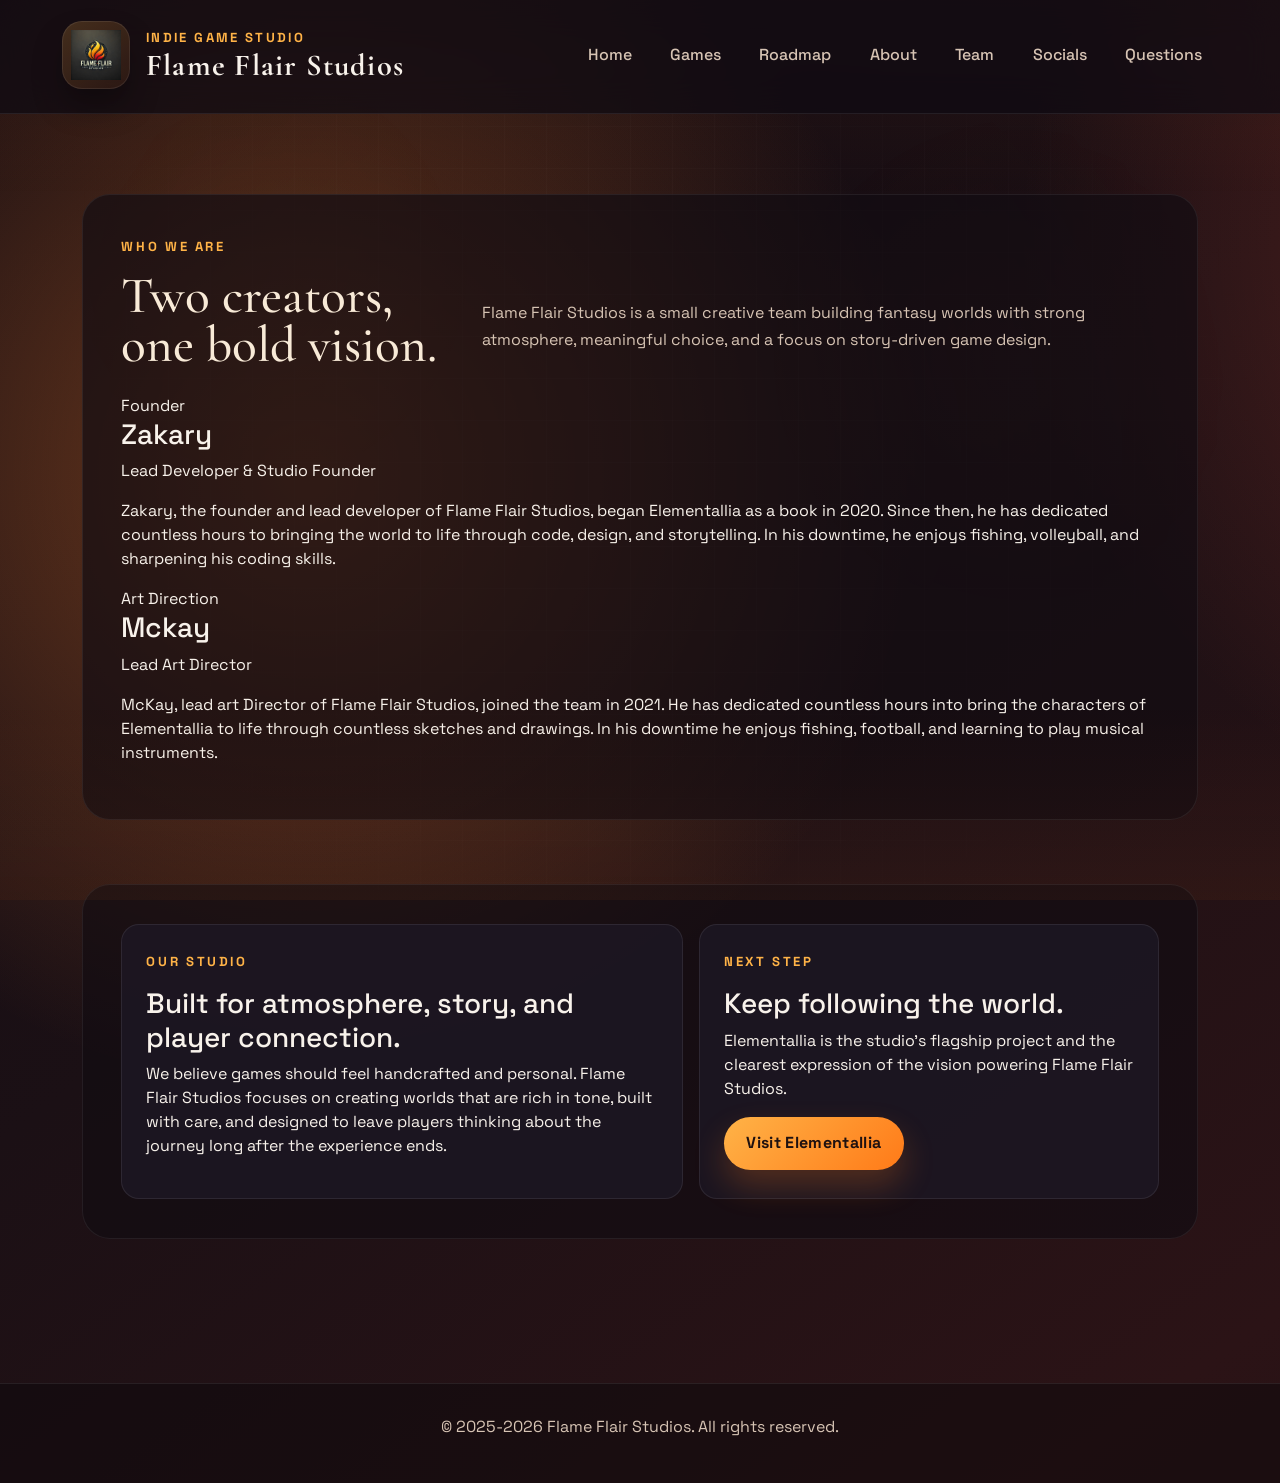
<file: who.html>
<!DOCTYPE html>
<html lang="en">
<head>
  <meta charset="UTF-8">
  <meta name="viewport" content="width=device-width, initial-scale=1.0">
  <title>Flame Flair Studios - Who We Are</title>
  <link href="https://cdn.jsdelivr.net/npm/bootstrap@5.1.3/dist/css/bootstrap.min.css" rel="stylesheet">
  <link rel="stylesheet" href="styles.css">
  <link rel="icon" type="image/png" href="images/logo.png">
  <meta name="description" content="Meet the team behind Flame Flair Studios and the creative vision driving Elementallia: Land of Deception.">
  <meta name="author" content="Zakary">
</head>
<body>
  <header class="site-header">
    <nav class="navbar navbar-expand-lg navbar-light">
      <div class="container-fluid">
        <a class="navbar-brand" href="index.html">
          <div class="logo-box">
            <img src="images/logo.png" alt="Flame-Flair Video Production Studios logo">
          </div>
          <div class="brand-lockup">
            <span class="brand-kicker">Indie Game Studio</span>
            <span class="brand-name">Flame Flair Studios</span>
          </div>
        </a>
        <button class="navbar-toggler" type="button" data-bs-toggle="collapse"
                data-bs-target="#navbarNav" aria-controls="navbarNav"
                aria-expanded="false" aria-label="Toggle navigation">
          <span class="navbar-toggler-icon"></span>
        </button>
        <div class="collapse navbar-collapse" id="navbarNav">
          <ul class="navbar-nav">
            <li class="nav-item"><a class="nav-link" href="index.html">Home</a></li>
            <li class="nav-item"><a class="nav-link" href="games.html">Games</a></li>
            <li class="nav-item"><a class="nav-link" href="roadmap.html">Roadmap</a></li>
            <li class="nav-item"><a class="nav-link" href="about.html">About</a></li>
            <li class="nav-item"><a class="nav-link" href="who.html">Team</a></li>
            <li class="nav-item"><a class="nav-link" href="socials.html">Socials</a></li>
            <li class="nav-item"><a class="nav-link" href="contact.html">Questions</a></li>
          </ul>
        </div>
      </div>
    </nav>
  </header>

  <main class="site-main">
    <div class="container page-stack">
      <section class="section-shell">
        <div class="section-heading">
          <div>
            <span class="eyebrow">Who We Are</span>
            <h2>Two creators, one bold vision.</h2>
          </div>
          <p>Flame Flair Studios is a small creative team building fantasy worlds with strong atmosphere, meaningful choice, and a focus on story-driven game design.</p>
        </div>

        <div class="team-grid">
          <article class="team-card">
            <div class="team-badge">Founder</div>
            <h3>Zakary</h3>
            <p class="team-role">Lead Developer & Studio Founder</p>
            <p>Zakary, the founder and lead developer of Flame Flair Studios, began Elementallia as a book in 2020. Since then, he has dedicated countless hours to bringing the world to life through code, design, and storytelling. In his downtime, he enjoys fishing, volleyball, and sharpening his coding skills.</p>
          </article>

          <article class="team-card">
            <div class="team-badge">Art Direction</div>
            <h3>Mckay</h3>
            <p class="team-role">Lead Art Director</p>
            <p>McKay, lead art Director of Flame Flair Studios, joined the team in 2021. He has dedicated countless hours into bring the characters of Elementallia to life through countless sketches and drawings. In his downtime he enjoys fishing, football, and learning to play musical instruments.</p>
          </article>
        </div>
      </section>

      <section class="section-shell">
        <div class="feature-band">
          <div class="feature-panel">
            <span class="eyebrow">Our Studio</span>
            <h3>Built for atmosphere, story, and player connection.</h3>
            <p>We believe games should feel handcrafted and personal. Flame Flair Studios focuses on creating worlds that are rich in tone, built with care, and designed to leave players thinking about the journey long after the experience ends.</p>
          </div>
          <div class="feature-panel">
            <span class="eyebrow">Next Step</span>
            <h3>Keep following the world.</h3>
            <p>Elementallia is the studio’s flagship project and the clearest expression of the vision powering Flame Flair Studios.</p>
            <a href="elementallia.html" class="btn btn-primary">Visit Elementallia</a>
          </div>
        </div>
      </section>
    </div>
  </main>

  <footer>
    <p>&copy; 2025-2026 Flame Flair Studios. All rights reserved.</p>
  </footer>

  <script src="https://cdn.jsdelivr.net/npm/bootstrap@5.1.3/dist/js/bootstrap.bundle.min.js"></script>
</body>
</html>
</file>
<file: styles.css>
@import url("https://fonts.googleapis.com/css2?family=Cormorant+Garamond:wght@500;600;700&family=Space+Grotesk:wght@400;500;700&display=swap");

:root {
  --bg-deep: #130d12;
  --bg-panel: rgba(23, 18, 26, 0.82);
  --bg-panel-strong: rgba(30, 23, 35, 0.92);
  --brand-ember: #ff7a18;
  --brand-flame: #ffb347;
  --brand-crimson: #d94841;
  --brand-mist: #f8ead7;
  --text-main: #f8f2eb;
  --text-muted: #d7c4b4;
  --line-soft: rgba(255, 196, 133, 0.18);
  --shadow-deep: 0 30px 80px rgba(0, 0, 0, 0.45);
  --radius-lg: 28px;
  --radius-md: 18px;
  --container: 1180px;
}

@keyframes aurora {
  0% { background-position: 0% 50%; }
  50% { background-position: 100% 50%; }
  100% { background-position: 0% 50%; }
}

@keyframes rise-in {
  from {
    opacity: 0;
    transform: translateY(24px);
  }

  to {
    opacity: 1;
    transform: translateY(0);
  }
}

* {
  box-sizing: border-box;
}

html {
  scroll-behavior: smooth;
}

body {
  min-height: 100vh;
  margin: 0;
  font-family: "Space Grotesk", sans-serif;
  color: var(--text-main);
  background:
    radial-gradient(circle at 15% 20%, rgba(255, 130, 45, 0.38), transparent 24%),
    radial-gradient(circle at 80% 10%, rgba(255, 85, 55, 0.28), transparent 23%),
    radial-gradient(circle at 50% 100%, rgba(255, 186, 98, 0.26), transparent 28%),
    linear-gradient(145deg, #120b12 0%, #1b1015 30%, #2b1316 58%, #180d10 100%);
  background-size: 160% 160%;
  animation: aurora 22s ease infinite;
}

body::before {
  content: "";
  position: fixed;
  inset: 0;
  pointer-events: none;
  background:
    radial-gradient(circle at 20% 30%, rgba(255, 186, 98, 0.08), transparent 18%),
    radial-gradient(circle at 80% 40%, rgba(255, 120, 42, 0.1), transparent 22%),
    linear-gradient(rgba(255, 255, 255, 0.03) 1px, transparent 1px),
    linear-gradient(90deg, rgba(255, 255, 255, 0.03) 1px, transparent 1px);
  background-size: auto, auto, 42px 42px, 42px 42px;
  mask-image: radial-gradient(circle at center, black, transparent 82%);
}

body::after {
  content: "";
  position: fixed;
  inset: 0;
  pointer-events: none;
  background: linear-gradient(180deg, rgba(255, 117, 24, 0.06), transparent 22%, transparent 78%, rgba(255, 117, 24, 0.05));
}

a {
  color: inherit;
}

.container,
.container-fluid {
  width: min(var(--container), calc(100% - 2rem));
}

.site-header {
  position: sticky;
  top: 0;
  z-index: 30;
  backdrop-filter: blur(18px);
  background: rgba(15, 11, 18, 0.72);
  border-bottom: 1px solid rgba(255, 255, 255, 0.08);
}

.site-header h1,
header h1 {
  margin: 0;
  font-family: "Cormorant Garamond", serif;
  font-size: clamp(2rem, 3vw, 3rem);
  font-weight: 700;
  letter-spacing: 0.06em;
  text-transform: uppercase;
  color: var(--brand-mist);
}

.navbar {
  padding: 1rem 0 1.2rem;
  background: transparent !important;
}

.navbar-brand {
  display: inline-flex;
  align-items: center;
  gap: 1rem;
  font-weight: 700;
  color: var(--text-main) !important;
}

.brand-lockup {
  display: flex;
  flex-direction: column;
  gap: 0.2rem;
}

.brand-kicker {
  color: var(--brand-flame);
  font-size: 0.82rem;
  letter-spacing: 0.18em;
  text-transform: uppercase;
}

.brand-name {
  font-family: "Cormorant Garamond", serif;
  font-size: 1.9rem;
  line-height: 1;
  letter-spacing: 0.04em;
}

.logo-box {
  width: 68px;
  height: 68px;
  flex: 0 0 auto;
  overflow: hidden;
  border-radius: 20px;
  padding: 0.55rem;
  background: linear-gradient(145deg, rgba(255, 179, 71, 0.2), rgba(255, 122, 24, 0.08));
  box-shadow: inset 0 0 0 1px rgba(255, 255, 255, 0.08), 0 18px 30px rgba(0, 0, 0, 0.3);
}

.logo-box img {
  width: 100%;
  height: 100%;
  object-fit: contain;
}

.navbar-nav {
  gap: 0.4rem;
  margin-left: auto;
}

.nav-link {
  padding: 0.7rem 1rem !important;
  border-radius: 999px;
  color: var(--text-muted) !important;
  font-weight: 500;
  transition: background-color 0.25s ease, color 0.25s ease, transform 0.25s ease;
}

.nav-link:hover,
.nav-link:focus {
  color: var(--text-main) !important;
  background: rgba(255, 255, 255, 0.06);
  transform: translateY(-1px);
}

.navbar-toggler {
  border-color: rgba(255, 255, 255, 0.2);
}

.navbar-light .navbar-toggler-icon {
  filter: invert(1);
}

.site-main {
  padding: 3rem 0 5rem;
}

.page-stack {
  display: grid;
  gap: 2rem;
}

.page-grid {
  display: grid;
  grid-template-columns: minmax(0, 1.15fr) minmax(280px, 0.85fr);
  gap: 1rem;
}

.info-list {
  padding-left: 1.2rem;
  margin: 1rem 0 0;
}

.info-list li + li {
  margin-top: 0.45rem;
}

.link-card {
  display: block;
  text-decoration: none;
}

.link-card:hover {
  color: inherit;
}

.hero {
  position: relative;
  overflow: hidden;
  padding: clamp(2rem, 4vw, 4rem);
  border: 1px solid var(--line-soft);
  border-radius: var(--radius-lg);
  background:
    linear-gradient(135deg, rgba(255, 255, 255, 0.07), rgba(255, 255, 255, 0.02)),
    rgba(17, 12, 18, 0.84);
  box-shadow: var(--shadow-deep);
  animation: rise-in 0.8s ease both;
}

.hero::after {
  content: "";
  position: absolute;
  inset: auto -8% -35% auto;
  width: 360px;
  height: 360px;
  border-radius: 50%;
  background: radial-gradient(circle, rgba(255, 122, 24, 0.28), transparent 65%);
}

.hero-grid {
  display: grid;
  grid-template-columns: minmax(0, 1.4fr) minmax(280px, 0.9fr);
  gap: 2rem;
  align-items: center;
}

.minimal-hero {
  padding: clamp(2rem, 5vw, 4rem);
}

.single-focus {
  grid-template-columns: minmax(0, 1fr) minmax(260px, 420px);
  align-items: center;
}

.minimal-cover {
  padding: 0.75rem;
  background: rgba(255, 255, 255, 0.02);
  border: 1px solid rgba(255, 255, 255, 0.06);
}

.minimal-cover img {
  width: 100%;
  min-height: 260px;
  object-fit: contain;
  border-radius: 18px;
  display: block;
  background: rgba(255, 255, 255, 0.02);
}

.eyebrow {
  display: inline-block;
  margin-bottom: 1rem;
  color: var(--brand-flame);
  font-size: 0.82rem;
  font-weight: 700;
  letter-spacing: 0.2em;
  text-transform: uppercase;
}

.hero h2,
.section-heading h2,
.content-box h2,
.card-title,
.question-panel h2 {
  margin: 0;
  font-family: "Cormorant Garamond", serif;
  font-size: clamp(2.5rem, 5vw, 4.9rem);
  line-height: 0.95;
  color: var(--brand-mist);
}

.hero p,
.content-box p,
.section-heading p,
.card-text,
.question-panel p,
footer p,
label,
li {
  color: var(--text-muted);
  font-size: 1rem;
  line-height: 1.7;
}

.hero-copy {
  max-width: 44rem;
}

.hero-actions,
.section-actions {
  display: flex;
  flex-wrap: wrap;
  gap: 1rem;
  margin-top: 1.75rem;
}

.btn,
button,
#contactForm button,
#questionForm button {
  border: 0;
  border-radius: 999px;
  padding: 0.9rem 1.4rem;
  font-weight: 700;
  letter-spacing: 0.02em;
  transition: transform 0.25s ease, box-shadow 0.25s ease, background-color 0.25s ease;
}

.btn:hover,
button:hover,
#contactForm button:hover,
#questionForm button:hover {
  transform: translateY(-2px);
}

.btn-primary,
.card .btn-primary,
#contactForm button,
#questionForm button {
  color: #1f1110;
  background: linear-gradient(135deg, var(--brand-flame), var(--brand-ember));
  box-shadow: 0 16px 32px rgba(255, 122, 24, 0.24);
}

.btn-primary:hover,
.card .btn-primary:hover {
  background: linear-gradient(135deg, #ffcb76, #ff8d39);
}

.btn-outline-light {
  color: var(--text-main);
  border: 1px solid rgba(255, 255, 255, 0.16);
  background: rgba(255, 255, 255, 0.02);
}

.hero-aside {
  position: relative;
  padding: 1.4rem;
  border-radius: 24px;
  background: linear-gradient(180deg, rgba(255, 255, 255, 0.1), rgba(255, 255, 255, 0.03));
  border: 1px solid rgba(255, 255, 255, 0.08);
}

.hero-aside img {
  width: 100%;
  border-radius: 18px;
  min-height: 320px;
  object-fit: cover;
  box-shadow: 0 20px 40px rgba(0, 0, 0, 0.35);
}

.aside-badge {
  position: absolute;
  left: 1rem;
  bottom: 1rem;
  padding: 0.9rem 1rem;
  border-radius: 18px;
  background: rgba(17, 12, 18, 0.82);
  border: 1px solid rgba(255, 255, 255, 0.08);
}

.aside-badge strong,
.metric strong {
  display: block;
  color: var(--brand-mist);
  font-size: 1.1rem;
}

.aside-badge span,
.metric span {
  color: var(--text-muted);
  font-size: 0.9rem;
}

.metrics {
  display: grid;
  grid-template-columns: repeat(3, minmax(0, 1fr));
  gap: 1rem;
  margin-top: 1.5rem;
}

.metric,
.studio-card,
.gallery-card,
.question-panel,
.content-box,
.card.content-box {
  border: 1px solid var(--line-soft);
  border-radius: var(--radius-md);
  background: var(--bg-panel);
  box-shadow: var(--shadow-deep);
}

.metric {
  padding: 1.1rem 1.2rem;
}

.section-shell {
  margin-top: 2rem;
  padding: clamp(1.5rem, 3vw, 2.5rem);
  border-radius: var(--radius-lg);
  background: rgba(18, 13, 18, 0.68);
  border: 1px solid rgba(255, 255, 255, 0.07);
  animation: rise-in 0.8s ease both;
}

.section-heading {
  display: flex;
  justify-content: space-between;
  align-items: end;
  gap: 1rem;
  margin-bottom: 1.5rem;
}

.section-heading h2,
.content-box h2,
.question-panel h2,
.card-title {
  font-size: clamp(2rem, 4vw, 3.2rem);
}

.studio-grid,
.question-grid {
  display: grid;
  grid-template-columns: repeat(3, minmax(0, 1fr));
  gap: 1rem;
}

.character-grid {
  display: grid;
  grid-template-columns: repeat(3, minmax(0, 1fr));
  gap: 1rem;
}

.studio-card,
.gallery-card,
.question-panel,
.content-box {
  padding: 1.5rem;
}

.studio-card h3,
.gallery-card h3,
.question-panel h3,
.content-box h3 {
  margin-bottom: 0.75rem;
  font-family: "Cormorant Garamond", serif;
  font-size: 1.8rem;
  color: var(--brand-mist);
}

.studio-card p:last-child,
.gallery-card p:last-child,
.content-box p:last-child {
  margin-bottom: 0;
}

.gallery-grid {
  display: grid;
  grid-template-columns: repeat(4, minmax(0, 1fr));
  gap: 1rem;
}

.gallery-card {
  overflow: hidden;
  padding: 0;
}

.gallery-card img,
.card-img-top {
  width: 100%;
  height: 240px;
  object-fit: cover;
  display: block;
  background: linear-gradient(180deg, rgba(255, 164, 86, 0.18), rgba(255, 255, 255, 0.06));
}

.gallery-copy {
  padding: 1.25rem;
}

.social-grid {
  display: grid;
  grid-template-columns: repeat(2, minmax(0, 1fr));
  gap: 1rem;
}

.social-card {
  display: grid;
  overflow: hidden;
  border: 1px solid rgba(255, 255, 255, 0.08);
  border-radius: var(--radius-md);
  background: rgba(17, 12, 18, 0.75);
  box-shadow: var(--shadow-deep);
}

.social-card img {
  width: 100%;
  height: 180px;
  object-fit: cover;
  display: block;
  background: linear-gradient(180deg, rgba(255, 143, 62, 0.2), rgba(255, 255, 255, 0.06));
}

.social-name-card {
  display: grid;
  gap: 0;
}

.social-name-block {
  display: flex;
  align-items: center;
  justify-content: center;
  min-height: 180px;
  padding: 1.5rem;
  font-family: "Cormorant Garamond", serif;
  font-size: clamp(2.2rem, 4vw, 3.4rem);
  font-weight: 700;
  letter-spacing: 0.08em;
  text-transform: uppercase;
  color: #fff;
  background: linear-gradient(180deg, rgba(255, 157, 82, 0.28), rgba(255, 255, 255, 0.04));
  border-bottom: 1px solid rgba(255, 255, 255, 0.08);
}

.social-copy {
  display: grid;
  gap: 0.75rem;
  padding: 1.2rem;
}

.social-tag {
  color: var(--brand-flame);
  font-size: 0.8rem;
  font-weight: 700;
  letter-spacing: 0.14em;
  text-transform: uppercase;
}

.social-card h3 {
  margin: 0;
  font-family: "Cormorant Garamond", serif;
  font-size: 2rem;
  color: var(--brand-mist);
}

.social-card p {
  margin: 0;
  color: var(--text-muted);
  line-height: 1.7;
}

.social-link {
  display: inline-flex;
  align-items: center;
  width: fit-content;
  padding: 0.7rem 1rem;
  border-radius: 999px;
  color: var(--text-main);
  background: rgba(255, 255, 255, 0.05);
  border: 1px solid rgba(255, 255, 255, 0.1);
  text-decoration: none;
}

.social-link:hover {
  color: var(--text-main);
  background: rgba(255, 125, 43, 0.12);
  text-decoration: none;
}

.feature-band {
  display: grid;
  grid-template-columns: minmax(0, 1.1fr) minmax(260px, 0.9fr);
  gap: 1rem;
}

.feature-panel {
  padding: 1.5rem;
  border-radius: var(--radius-md);
  background: var(--bg-panel-strong);
  border: 1px solid rgba(255, 255, 255, 0.08);
}

.character-card {
  display: grid;
  gap: 1rem;
  padding: 1.2rem;
  border-radius: var(--radius-md);
  background:
    linear-gradient(180deg, rgba(255, 255, 255, 0.07), rgba(255, 255, 255, 0.02)),
    var(--bg-panel-strong);
  border: 1px solid rgba(255, 255, 255, 0.08);
  box-shadow: var(--shadow-deep);
}

.character-card img {
  width: 100%;
  aspect-ratio: 4 / 5;
  object-fit: contain;
  display: block;
  padding: 0.75rem;
  border-radius: 16px;
  background:
    linear-gradient(180deg, rgba(255, 196, 112, 0.12), rgba(255, 255, 255, 0.02)),
    rgba(255, 255, 255, 0.04);
  border: 1px solid rgba(255, 255, 255, 0.08);
}

.character-header {
  display: grid;
  gap: 0.25rem;
}

.character-header h3 {
  margin: 0;
}

.character-role {
  margin: 0.15rem 0 0;
  color: var(--brand-flame);
  font-size: 0.92rem;
  letter-spacing: 0.08em;
  text-transform: uppercase;
}

.character-facts {
  display: grid;
  gap: 0.45rem;
}

.character-facts p {
  margin: 0;
  padding: 0.55rem 0.75rem;
  border-radius: 12px;
  color: var(--text-main);
  font-size: 0.9rem;
  background: rgba(255, 255, 255, 0.05);
  border: 1px solid rgba(255, 255, 255, 0.08);
}

.feature-list {
  padding-left: 1.2rem;
  margin: 1rem 0 0;
}

.feature-list li + li {
  margin-top: 0.45rem;
}

.question-panel {
  height: 100%;
}

.questions-inbox {
  display: grid;
  gap: 1rem;
}

.question-entry {
  padding: 1.15rem 1.2rem;
  border-radius: 16px;
  background: rgba(255, 255, 255, 0.04);
  border: 1px solid rgba(255, 255, 255, 0.08);
}

.question-entry-header {
  display: flex;
  justify-content: space-between;
  align-items: start;
  gap: 1rem;
  margin-bottom: 0.65rem;
}

.question-entry h3 {
  margin: 0;
  font-size: 1.15rem;
}

.question-meta {
  margin: 0;
  color: var(--text-muted);
  font-size: 0.92rem;
}

.question-empty {
  padding: 1rem 1.1rem;
  border-radius: 16px;
  color: var(--text-muted);
  background: rgba(255, 255, 255, 0.035);
  border: 1px dashed rgba(255, 255, 255, 0.14);
}

.inline-actions {
  display: flex;
  flex-wrap: wrap;
  gap: 0.75rem;
  margin-top: 1rem;
}

.btn-secondary {
  color: var(--text-main);
  background: rgba(255, 255, 255, 0.08);
  border: 1px solid rgba(255, 255, 255, 0.12);
}

.question-panel small {
  display: block;
  margin-top: 0.7rem;
  color: var(--text-muted);
}

#contactForm,
#questionForm {
  display: grid;
  gap: 1rem;
}

.form-field {
  display: grid;
  gap: 0.4rem;
}

#contactForm input,
#contactForm textarea,
#questionForm input,
#questionForm textarea,
.form-control {
  width: 100%;
  border: 1px solid rgba(255, 255, 255, 0.12);
  border-radius: 16px;
  padding: 0.95rem 1rem;
  color: var(--text-main);
  background: rgba(255, 255, 255, 0.04);
}

#contactForm input::placeholder,
#contactForm textarea::placeholder,
#questionForm input::placeholder,
#questionForm textarea::placeholder {
  color: rgba(248, 242, 235, 0.55);
}

#contactForm textarea,
#questionForm textarea {
  min-height: 140px;
  resize: vertical;
}

.success-message {
  margin-top: 1rem;
  padding: 0.9rem 1rem;
  border-radius: 14px;
  color: #ffeacf;
  background: rgba(82, 174, 120, 0.18);
  border: 1px solid rgba(118, 210, 157, 0.35);
}

.content-box {
  margin-top: 2rem;
}

.card.content-box {
  overflow: hidden;
  transition: transform 0.25s ease, box-shadow 0.25s ease;
}

.card.content-box:hover {
  transform: translateY(-6px);
}

footer {
  margin-top: 4rem;
  padding: 1.6rem 0 2.4rem;
  text-align: center;
  border-top: 1px solid rgba(255, 255, 255, 0.08);
  background: rgba(9, 7, 11, 0.45);
}

footer p {
  margin: 0.25rem 0;
}

@media (max-width: 991px) {
  .hero-grid,
  .page-grid,
  .feature-band,
  .question-grid,
  .character-grid,
  .studio-grid,
  .gallery-grid {
    grid-template-columns: 1fr;
  }

  .metrics {
    grid-template-columns: 1fr;
  }

  .section-heading {
    align-items: start;
    flex-direction: column;
  }
}

@media (max-width: 767px) {
  .site-main {
    padding-top: 1.5rem;
  }

  .hero h2,
  .section-heading h2,
  .content-box h2,
  .question-panel h2 {
    line-height: 1;
  }

  .navbar-brand {
    max-width: calc(100% - 5rem);
  }

  .brand-name {
    font-size: 1.5rem;
  }

  .hero,
  .section-shell,
  .content-box,
  .question-panel,
  .studio-card,
  .gallery-copy,
  .feature-panel {
    padding: 1.25rem;
  }
}
</file>
